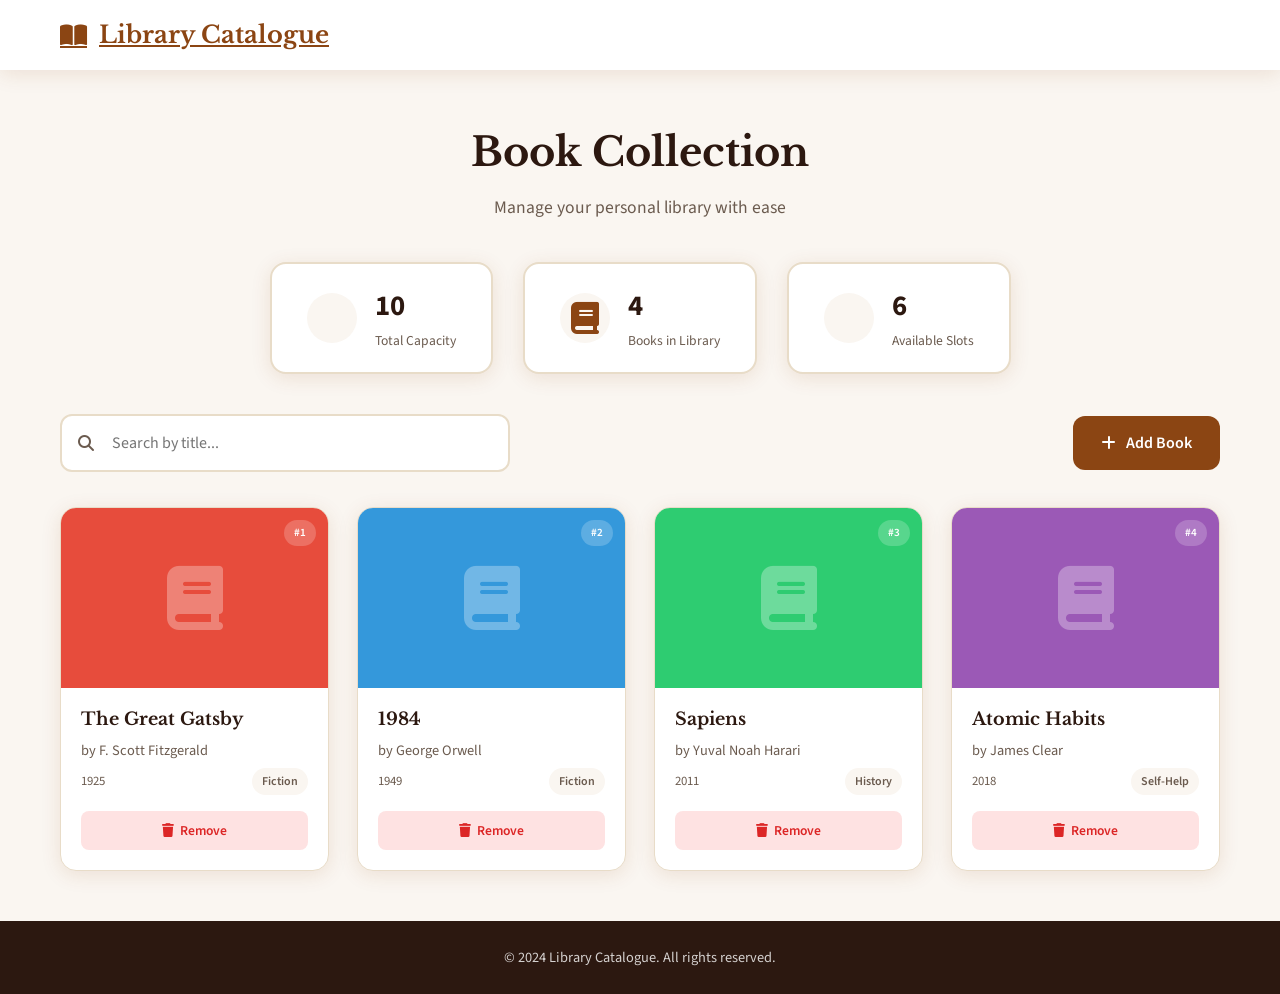
<file: week11-library-catalogue/index.html>
<!DOCTYPE html>
<html lang="en">
<head>
    <meta charset="UTF-8">
    <meta name="viewport" content="width=device-width, initial-scale=1.0">
    <title>Library Book Catalogue</title>
    <link rel="stylesheet" href="style.css">
    <link rel="stylesheet" href="https://cdnjs.cloudflare.com/ajax/libs/font-awesome/6.5.1/css/all.min.css">
    <link href="https://fonts.googleapis.com/css2?family=Libre+Baskerville:wght@400;700&family=Source+Sans+3:wght@400;500;600&display=swap" rel="stylesheet">
</head>
<body>
    <nav class="navbar">
        <div class="container">
            <a href="#" class="logo">
                <i class="fas fa-book-open"></i> Library Catalogue
            </a>
        </div>
    </nav>

    <main class="main-content">
        <div class="container">
            <header class="page-header">
                <h1>Book Collection</h1>
                <p>Manage your personal library with ease</p>
            </header>

            <div class="stats-bar">
                <div class="stat-box">
                    <i class="fas fa-books"></i>
                    <div class="stat-info">
                        <span class="stat-number" id="capacity">10</span>
                        <span class="stat-label">Total Capacity</span>
                    </div>
                </div>
                <div class="stat-box">
                    <i class="fas fa-book"></i>
                    <div class="stat-info">
                        <span class="stat-number" id="currentCount">0</span>
                        <span class="stat-label">Books in Library</span>
                    </div>
                </div>
                <div class="stat-box">
                    <i class="fas fa-slot"></i>
                    <div class="stat-info">
                        <span class="stat-number" id="availableSlots">10</span>
                        <span class="stat-label">Available Slots</span>
                    </div>
                </div>
            </div>

            <div class="controls-section">
                <div class="search-box">
                    <i class="fas fa-search"></i>
                    <input type="text" id="searchInput" placeholder="Search by title...">
                </div>
                <button class="add-book-btn" id="addBookBtn">
                    <i class="fas fa-plus"></i> Add Book
                </button>
            </div>

            <div class="books-grid" id="booksGrid">
                <div class="empty-library" id="emptyState">
                    <i class="fas fa-book-reader"></i>
                    <h3>Your library is empty</h3>
                    <p>Add your first book to get started</p>
                </div>
            </div>

            <div class="message-box" id="messageBox"></div>
        </div>
    </main>

    <div class="modal" id="bookModal">
        <div class="modal-content">
            <div class="modal-header">
                <h2 id="modalTitle">Add New Book</h2>
                <button class="close-modal" id="closeModal">
                    <i class="fas fa-times"></i>
                </button>
            </div>
            <form id="bookForm">
                <div class="form-group">
                    <label for="bookTitle">Book Title</label>
                    <input type="text" id="bookTitle" required placeholder="Enter book title">
                </div>
                <div class="form-group">
                    <label for="bookAuthor">Author</label>
                    <input type="text" id="bookAuthor" required placeholder="Enter author name">
                </div>
                <div class="form-group">
                    <label for="bookYear">Year</label>
                    <input type="number" id="bookYear" required placeholder="Publication year" min="1000" max="2026">
                </div>
                <div class="form-group">
                    <label for="bookGenre">Genre</label>
                    <select id="bookGenre" required>
                        <option value="">Select genre</option>
                        <option value="Fiction">Fiction</option>
                        <option value="Non-Fiction">Non-Fiction</option>
                        <option value="Science">Science</option>
                        <option value="Technology">Technology</option>
                        <option value="History">History</option>
                        <option value="Biography">Biography</option>
                        <option value="Self-Help">Self-Help</option>
                        <option value="Mystery">Mystery</option>
                        <option value="Romance">Romance</option>
                        <option value="Fantasy">Fantasy</option>
                    </select>
                </div>
                <div class="form-group">
                    <label for="bookCover">Cover Color</label>
                    <div class="color-options">
                        <input type="radio" name="coverColor" id="color1" value="#e74c3c" checked>
                        <label for="color1" class="color-option" style="background: #e74c3c;"></label>
                        <input type="radio" name="coverColor" id="color2" value="#3498db">
                        <label for="color2" class="color-option" style="background: #3498db;"></label>
                        <input type="radio" name="coverColor" id="color3" value="#2ecc71">
                        <label for="color3" class="color-option" style="background: #2ecc71;"></label>
                        <input type="radio" name="coverColor" id="color4" value="#9b59b6">
                        <label for="color4" class="color-option" style="background: #9b59b6;"></label>
                        <input type="radio" name="coverColor" id="color5" value="#f39c12">
                        <label for="color5" class="color-option" style="background: #f39c12;"></label>
                        <input type="radio" name="coverColor" id="color6" value="#1abc9c">
                        <label for="color6" class="color-option" style="background: #1abc9c;"></label>
                    </div>
                </div>
                <div class="form-actions">
                    <button type="button" class="cancel-btn" id="cancelBtn">Cancel</button>
                    <button type="submit" class="submit-btn">
                        <i class="fas fa-save"></i> Save Book
                    </button>
                </div>
            </form>
        </div>
    </div>

    <footer class="footer">
        <div class="container">
            <p>&copy; 2024 Library Catalogue. All rights reserved.</p>
        </div>
    </footer>

    <script src="script.js"></script>
</body>
</html>
</file>
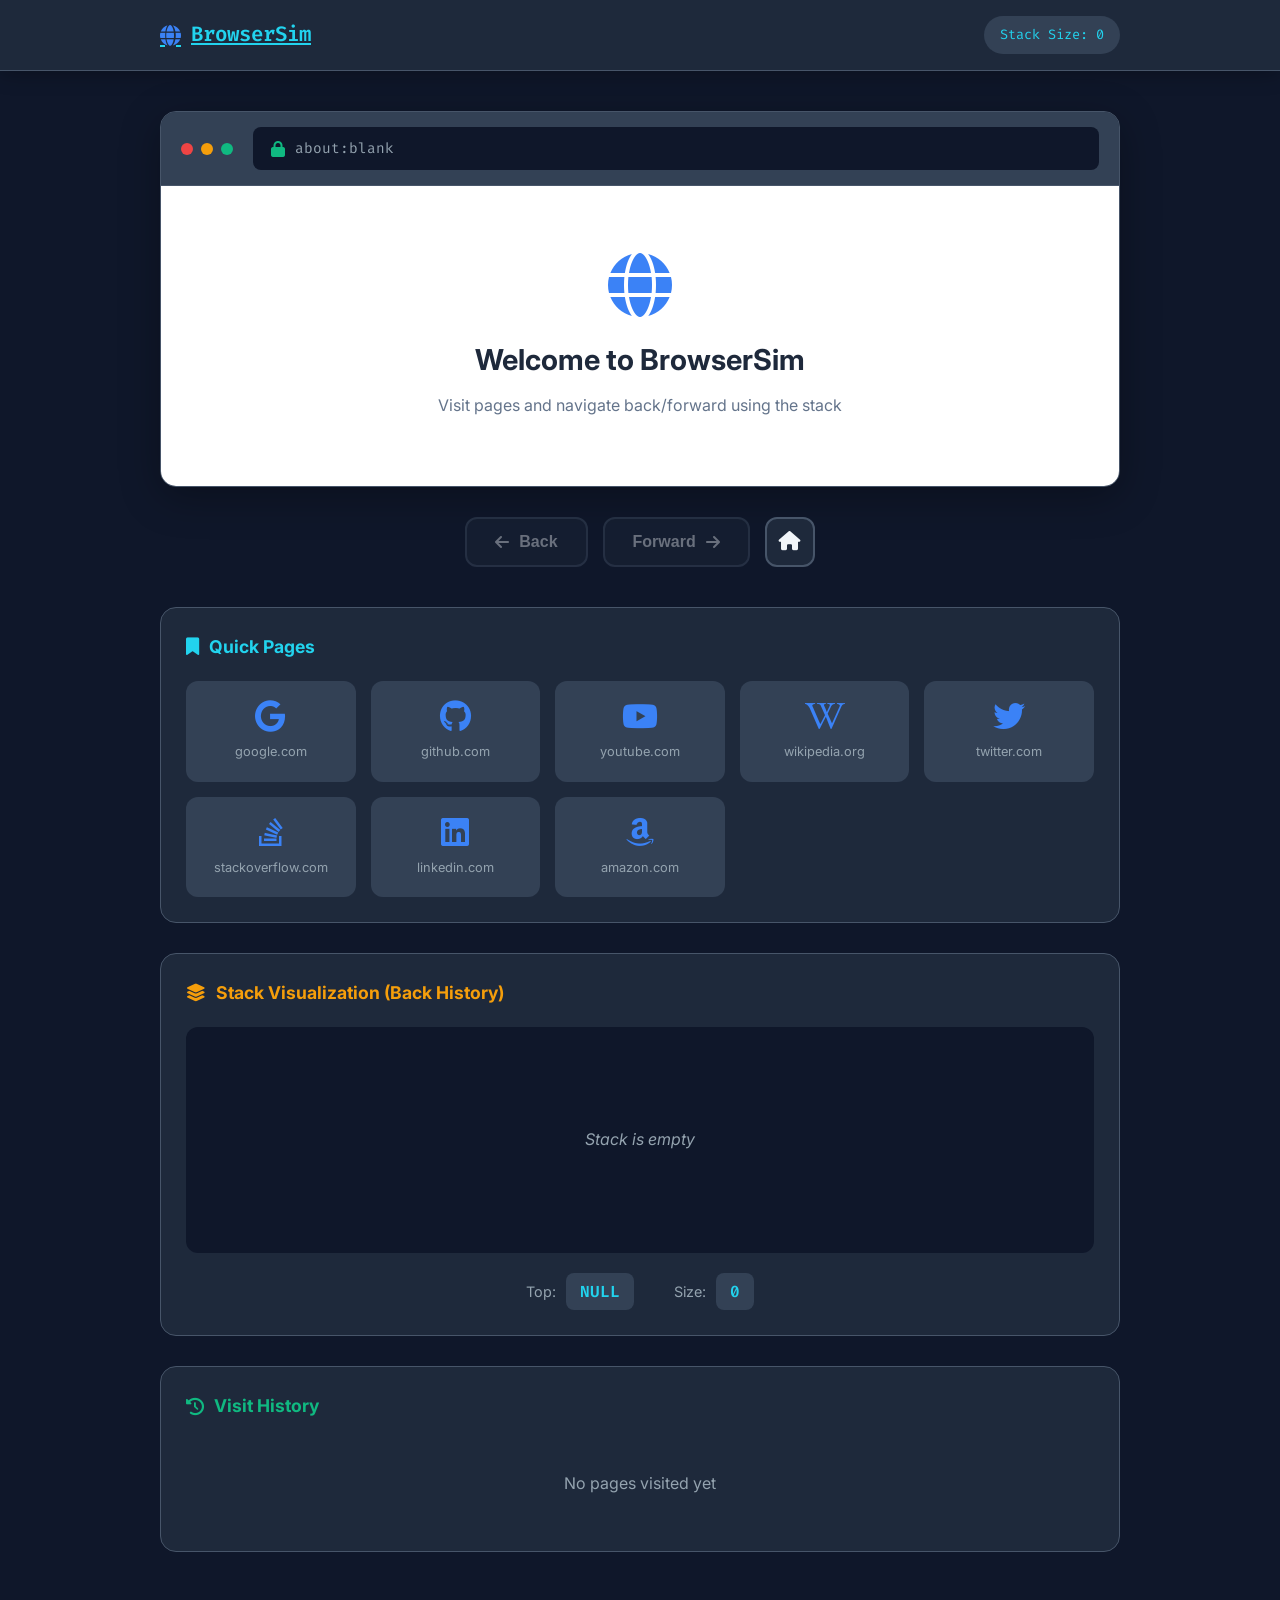
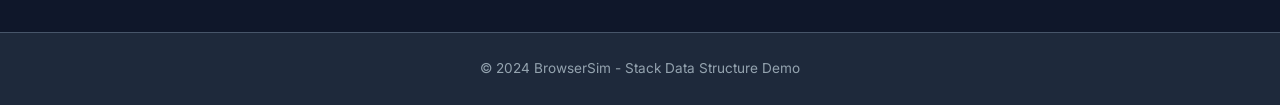
<file: week13-browser-history/index.html>
<!DOCTYPE html>
<html lang="en">
<head>
    <meta charset="UTF-8">
    <meta name="viewport" content="width=device-width, initial-scale=1.0">
    <title>Browser History Simulator</title>
    <link rel="stylesheet" href="style.css">
    <link rel="stylesheet" href="https://cdnjs.cloudflare.com/ajax/libs/font-awesome/6.5.1/css/all.min.css">
    <link href="https://fonts.googleapis.com/css2?family=Fira+Code:wght@400;500;600&family=Inter:wght@300;400;500;600&display=swap" rel="stylesheet">
</head>
<body>
    <nav class="navbar">
        <div class="container">
            <a href="#" class="logo">
                <i class="fas fa-globe"></i> BrowserSim
            </a>
            <div class="stack-info">
                <span class="info-badge">Stack Size: <span id="stackSize">0</span></span>
            </div>
        </div>
    </nav>

    <main class="main-content">
        <div class="container">
            <div class="browser-window">
                <div class="browser-header">
                    <div class="window-controls">
                        <span class="dot red"></span>
                        <span class="dot yellow"></span>
                        <span class="dot green"></span>
                    </div>
                    <div class="url-bar">
                        <i class="fas fa-lock"></i>
                        <span id="currentUrl">about:blank</span>
                    </div>
                </div>
                <div class="browser-content" id="browserContent">
                    <div class="welcome-page">
                        <i class="fas fa-globe globe-icon"></i>
                        <h2>Welcome to BrowserSim</h2>
                        <p>Visit pages and navigate back/forward using the stack</p>
                    </div>
                </div>
            </div>

            <div class="navigation-controls">
                <button class="nav-btn back-btn" onclick="goBack()" id="backBtn" disabled>
                    <i class="fas fa-arrow-left"></i>
                    <span>Back</span>
                </button>
                <button class="nav-btn forward-btn" onclick="goForward()" id="forwardBtn" disabled>
                    <span>Forward</span>
                    <i class="fas fa-arrow-right"></i>
                </button>
                <button class="home-btn" onclick="goHome()">
                    <i class="fas fa-home"></i>
                </button>
            </div>

            <div class="page-grid">
                <h3><i class="fas fa-bookmark"></i> Quick Pages</h3>
                <div class="pages-list" id="pagesList"></div>
            </div>

            <div class="stack-visualization">
                <h3><i class="fas fa-layer-group"></i> Stack Visualization (Back History)</h3>
                <div class="stack-container" id="stackContainer">
                    <div class="empty-stack">Stack is empty</div>
                </div>
                <div class="stack-operations">
                    <div class="operation">
                        <span class="op-label">Top:</span>
                        <span class="op-value" id="stackTop">NULL</span>
                    </div>
                    <div class="operation">
                        <span class="op-label">Size:</span>
                        <span class="op-value" id="stackSizeDisplay">0</span>
                    </div>
                </div>
            </div>

            <div class="history-section">
                <h3><i class="fas fa-history"></i> Visit History</h3>
                <div class="history-list" id="historyList">
                    <p class="empty-history">No pages visited yet</p>
                </div>
            </div>
        </div>
    </main>

    <div class="message-toast" id="messageToast"></div>

    <footer class="footer">
        <div class="container">
            <p>&copy; 2024 BrowserSim - Stack Data Structure Demo</p>
        </div>
    </footer>

    <script src="script.js"></script>
</body>
</html>
</file>
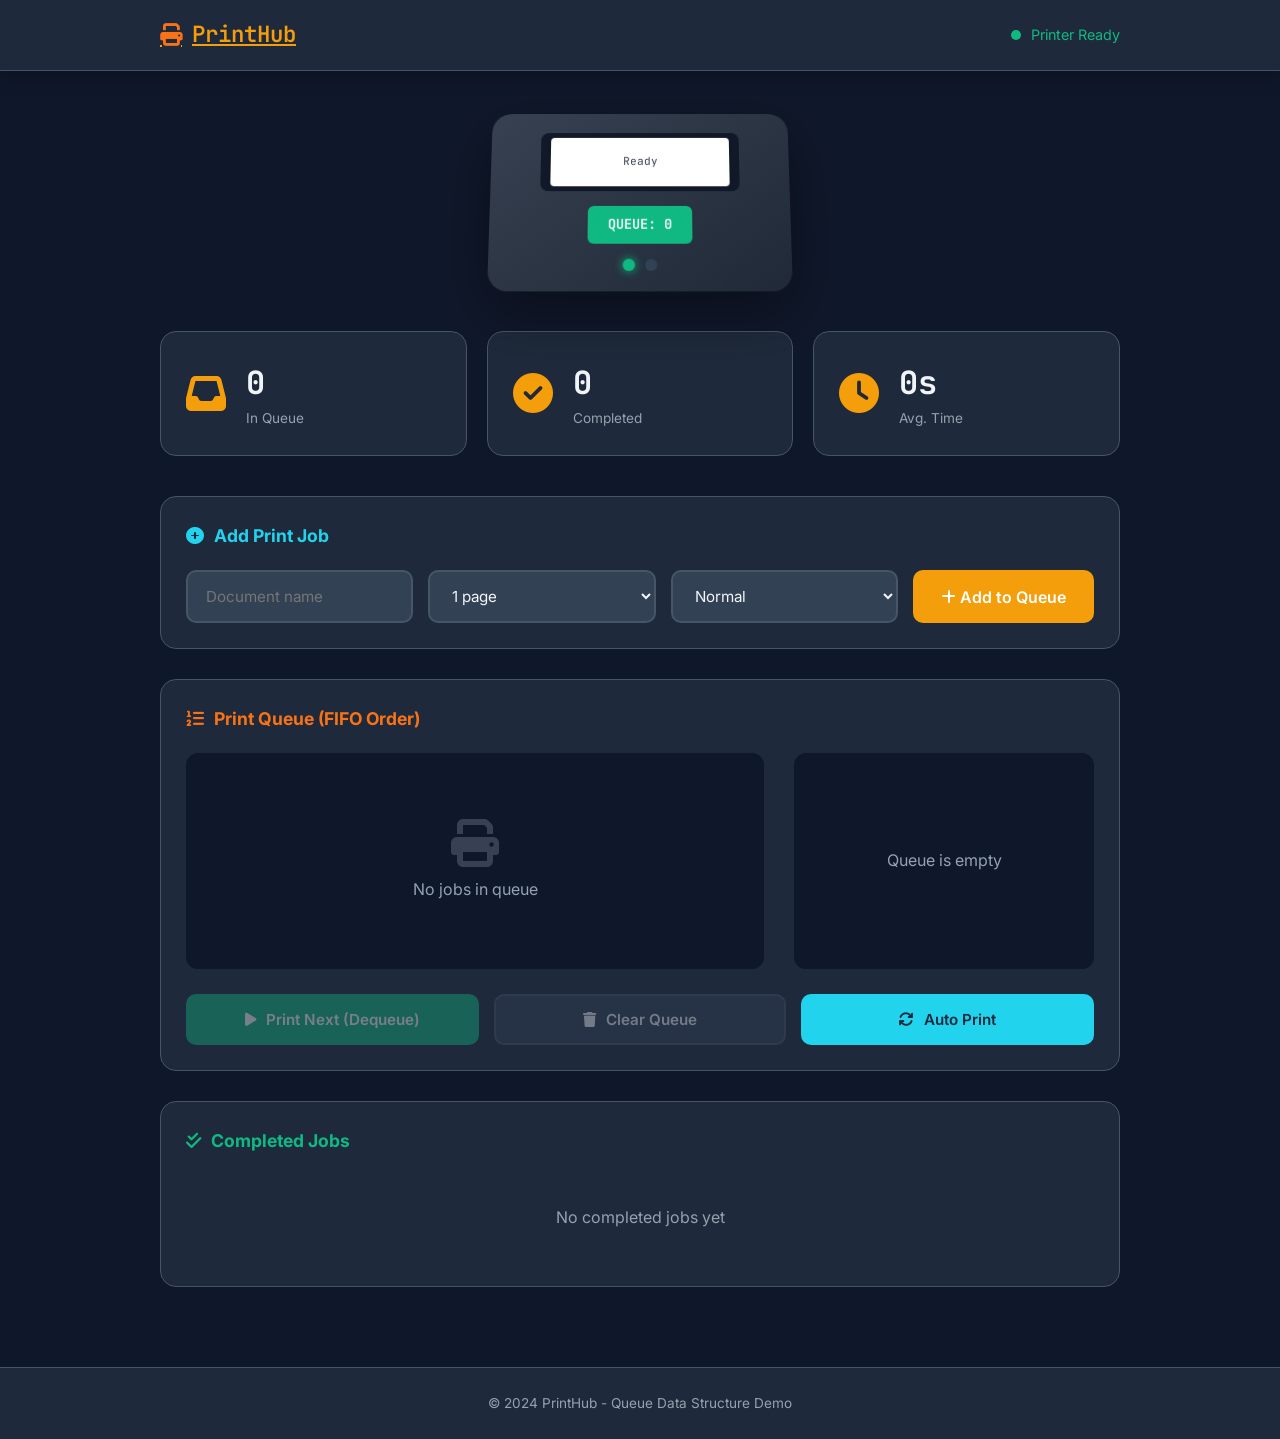
<file: week14-printer-queue/index.html>
<!DOCTYPE html>
<html lang="en">
<head>
    <meta charset="UTF-8">
    <meta name="viewport" content="width=device-width, initial-scale=1.0">
    <title>PrintHub - Printer Queue Manager</title>
    <link rel="stylesheet" href="style.css">
    <link rel="stylesheet" href="https://cdnjs.cloudflare.com/ajax/libs/font-awesome/6.5.1/css/all.min.css">
    <link href="https://fonts.googleapis.com/css2?family=JetBrains+Mono:wght@400;500;600&family=Inter:wght@300;400;500;600;700&display=swap" rel="stylesheet">
</head>
<body>
    <nav class="navbar">
        <div class="container">
            <a href="#" class="logo">
                <i class="fas fa-print"></i> PrintHub
            </a>
            <div class="printer-status">
                <div class="status-indicator"></div>
                <span>Printer Ready</span>
            </div>
        </div>
    </nav>

    <main class="main-content">
        <div class="container">
            <div class="printer-display">
                <div class="printer-mockup">
                    <div class="printer-body">
                        <div class="printer-tray">
                            <div class="paper" id="currentPaper">
                                <span>Ready</span>
                            </div>
                        </div>
                        <div class="printer-screen">
                            <span id="printerScreenText">QUEUE: 0</span>
                        </div>
                        <div class="printer-lights">
                            <span class="light green"></span>
                            <span class="light"></span>
                        </div>
                    </div>
                </div>
            </div>

            <div class="stats-row">
                <div class="stat-card">
                    <i class="fas fa-inbox"></i>
                    <div class="stat-info">
                        <span class="stat-number" id="queueCount">0</span>
                        <span class="stat-label">In Queue</span>
                    </div>
                </div>
                <div class="stat-card">
                    <i class="fas fa-check-circle"></i>
                    <div class="stat-info">
                        <span class="stat-number" id="completedCount">0</span>
                        <span class="stat-label">Completed</span>
                    </div>
                </div>
                <div class="stat-card">
                    <i class="fas fa-clock"></i>
                    <div class="stat-info">
                        <span class="stat-number" id="avgTime">0s</span>
                        <span class="stat-label">Avg. Time</span>
                    </div>
                </div>
            </div>

            <div class="add-job-section">
                <h3><i class="fas fa-plus-circle"></i> Add Print Job</h3>
                <form id="jobForm" class="job-form">
                    <div class="form-row">
                        <input type="text" id="jobName" placeholder="Document name" required>
                        <select id="jobPages">
                            <option value="1">1 page</option>
                            <option value="3">3 pages</option>
                            <option value="5">5 pages</option>
                            <option value="10">10 pages</option>
                            <option value="20">20 pages</option>
                        </select>
                        <select id="jobPriority">
                            <option value="normal">Normal</option>
                            <option value="high">High Priority</option>
                        </select>
                        <button type="submit" class="submit-btn">
                            <i class="fas fa-plus"></i> Add to Queue
                        </button>
                    </div>
                </form>
            </div>

            <div class="queue-section">
                <h3><i class="fas fa-list-ol"></i> Print Queue (FIFO Order)</h3>
                <div class="queue-container">
                    <div class="queue-visual" id="queueVisual">
                        <div class="empty-queue">
                            <i class="fas fa-print"></i>
                            <p>No jobs in queue</p>
                        </div>
                    </div>
                    
                    <div class="queue-list" id="queueList">
                        <p class="empty-list">Queue is empty</p>
                    </div>
                </div>

                <div class="queue-controls">
                    <button class="control-btn print-btn" onclick="processNextJob()" id="printBtn" disabled>
                        <i class="fas fa-play"></i> Print Next (Dequeue)
                    </button>
                    <button class="control-btn clear-btn" onclick="clearQueue()" id="clearBtn" disabled>
                        <i class="fas fa-trash"></i> Clear Queue
                    </button>
                    <button class="control-btn auto-btn" onclick="toggleAutoPrint()" id="autoBtn">
                        <i class="fas fa-sync"></i> Auto Print
                    </button>
                </div>
            </div>

            <div class="completed-section">
                <h3><i class="fas fa-check-double"></i> Completed Jobs</h3>
                <div class="completed-list" id="completedList">
                    <p class="empty-completed">No completed jobs yet</p>
                </div>
            </div>
        </div>
    </main>

    <div class="message-toast" id="messageToast"></div>

    <footer class="footer">
        <div class="container">
            <p>&copy; 2024 PrintHub - Queue Data Structure Demo</p>
        </div>
    </footer>

    <script src="script.js"></script>
</body>
</html>
</file>
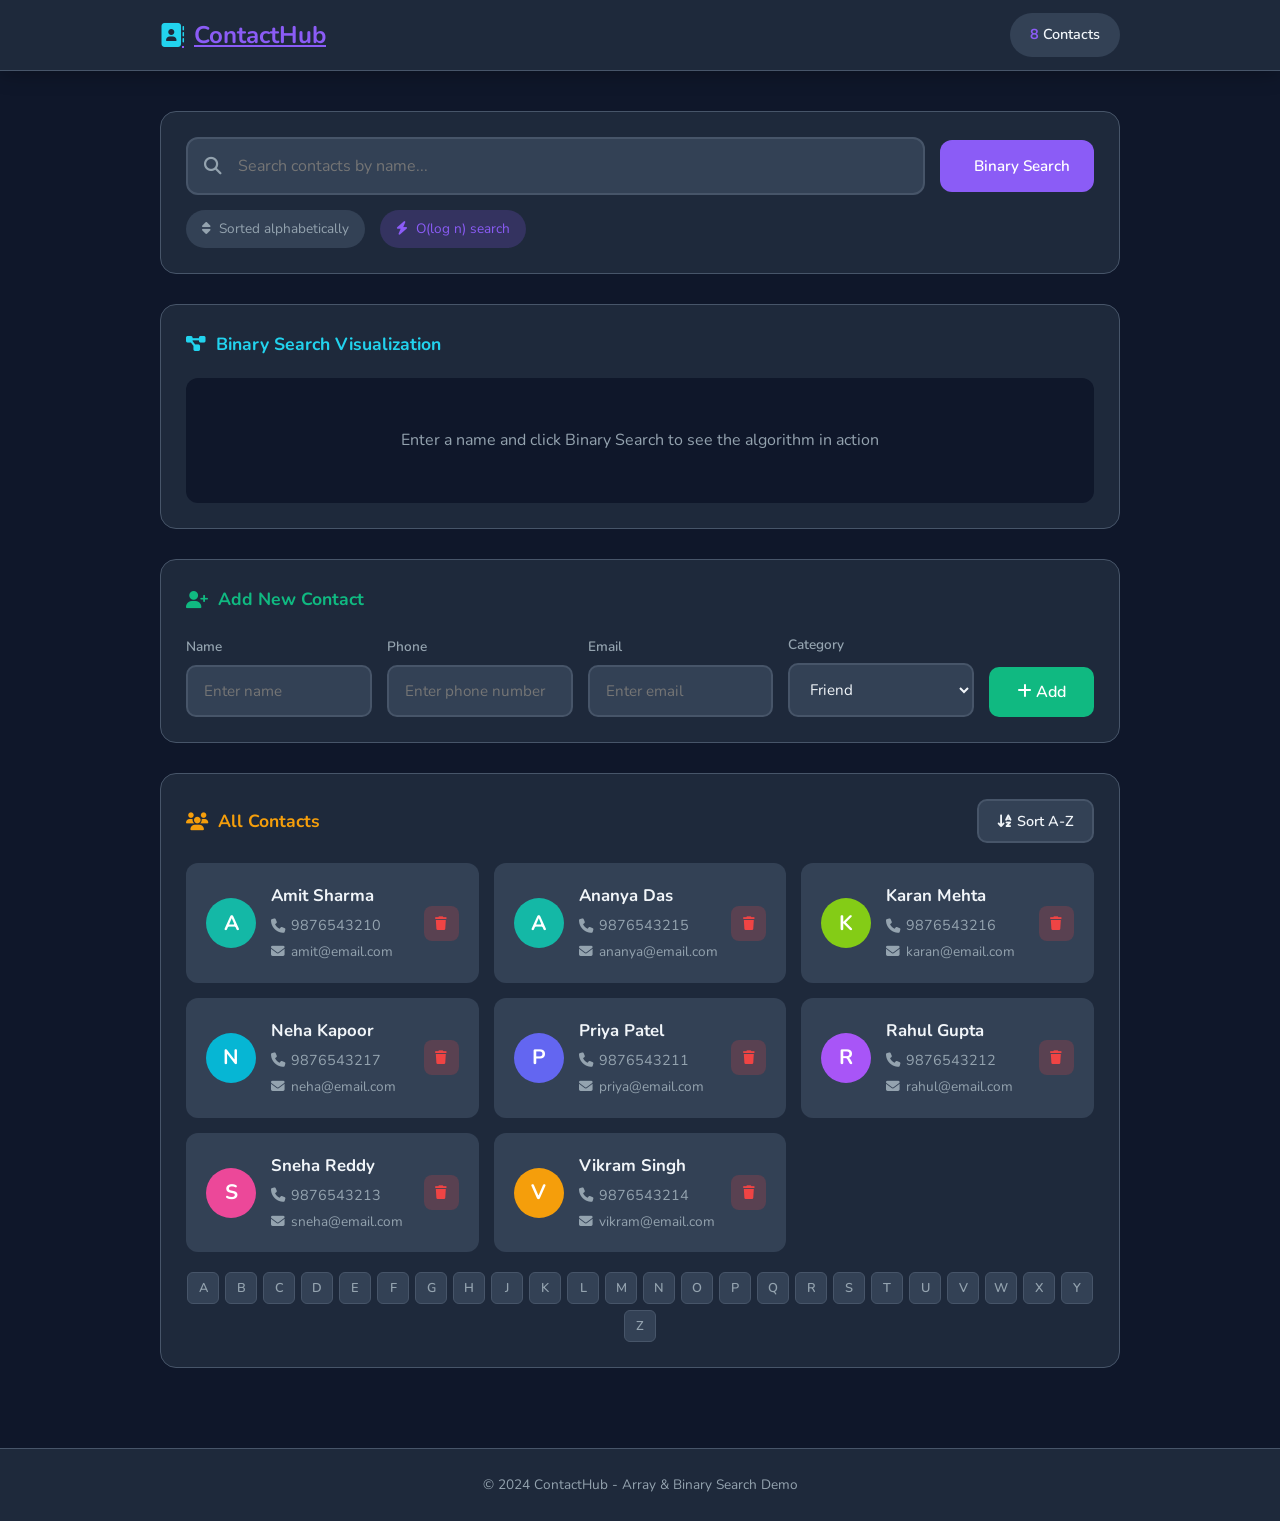
<file: week15-contact-book/index.html>
<!DOCTYPE html>
<html lang="en">
<head>
    <meta charset="UTF-8">
    <meta name="viewport" content="width=device-width, initial-scale=1.0">
    <title>ContactHub - Smart Contact Book</title>
    <link rel="stylesheet" href="style.css">
    <link rel="stylesheet" href="https://cdnjs.cloudflare.com/ajax/libs/font-awesome/6.5.1/css/all.min.css">
    <link href="https://fonts.googleapis.com/css2?family=Nunito:wght@400;500;600;700&family=JetBrains+Mono:wght@400;500&display=swap" rel="stylesheet">
</head>
<body>
    <nav class="navbar">
        <div class="container">
            <a href="#" class="logo">
                <i class="fas fa-address-book"></i> ContactHub
            </a>
            <div class="contact-count">
                <span id="contactCount">0</span> Contacts
            </div>
        </div>
    </nav>

    <main class="main-content">
        <div class="container">
            <div class="search-section">
                <div class="search-box">
                    <i class="fas fa-search"></i>
                    <input type="text" id="searchInput" placeholder="Search contacts by name...">
                    <button class="search-btn" onclick="performBinarySearch()">
                        <i class="fas fa-binary"></i> Binary Search
                    </button>
                </div>
                <div class="search-info" id="searchInfo">
                    <span class="info-badge">
                        <i class="fas fa-sort"></i> Sorted alphabetically
                    </span>
                    <span class="info-badge highlight">
                        <i class="fas fa-bolt"></i> O(log n) search
                    </span>
                </div>
            </div>

            <div class="binary-search-demo" id="binarySearchDemo">
                <h3><i class="fas fa-project-diagram"></i> Binary Search Visualization</h3>
                <div class="search-steps" id="searchSteps">
                    <p class="placeholder">Enter a name and click Binary Search to see the algorithm in action</p>
                </div>
            </div>

            <div class="add-contact-section">
                <h3><i class="fas fa-user-plus"></i> Add New Contact</h3>
                <form id="contactForm" class="contact-form">
                    <div class="form-row">
                        <div class="form-group">
                            <label>Name</label>
                            <input type="text" id="contactName" placeholder="Enter name" required>
                        </div>
                        <div class="form-group">
                            <label>Phone</label>
                            <input type="tel" id="contactPhone" placeholder="Enter phone number" required>
                        </div>
                        <div class="form-group">
                            <label>Email</label>
                            <input type="email" id="contactEmail" placeholder="Enter email">
                        </div>
                        <div class="form-group">
                            <label>Category</label>
                            <select id="contactCategory">
                                <option value="Friend">Friend</option>
                                <option value="Family">Family</option>
                                <option value="Work">Work</option>
                                <option value="Other">Other</option>
                            </select>
                        </div>
                        <button type="submit" class="add-btn">
                            <i class="fas fa-plus"></i> Add
                        </button>
                    </div>
                </form>
            </div>

            <div class="contacts-section">
                <div class="section-header">
                    <h3><i class="fas fa-users"></i> All Contacts</h3>
                    <button class="sort-btn" onclick="sortContacts()">
                        <i class="fas fa-sort-alpha-down"></i> Sort A-Z
                    </button>
                </div>
                
                <div class="contacts-grid" id="contactsGrid">
                    <div class="empty-contacts">
                        <i class="fas fa-user-friends"></i>
                        <h4>No contacts yet</h4>
                        <p>Add your first contact above</p>
                    </div>
                </div>

                <div class="alphabet-nav" id="alphabetNav">
                    <button onclick="scrollToLetter('A')">A</button>
                    <button onclick="scrollToLetter('B')">B</button>
                    <button onclick="scrollToLetter('C')">C</button>
                    <button onclick="scrollToLetter('D')">D</button>
                    <button onclick="scrollToLetter('E')">E</button>
                    <button onclick="scrollToLetter('F')">F</button>
                    <button onclick="scrollToLetter('G')">G</button>
                    <button onclick="scrollToLetter('H')">H</button>
                    <button onclick="scrollToLetter('I')">J</button>
                    <button onclick="scrollToLetter('K')">K</button>
                    <button onclick="scrollToLetter('L')">L</button>
                    <button onclick="scrollToLetter('M')">M</button>
                    <button onclick="scrollToLetter('N')">N</button>
                    <button onclick="scrollToLetter('O')">O</button>
                    <button onclick="scrollToLetter('P')">P</button>
                    <button onclick="scrollToLetter('Q')">Q</button>
                    <button onclick="scrollToLetter('R')">R</button>
                    <button onclick="scrollToLetter('S')">S</button>
                    <button onclick="scrollToLetter('T')">T</button>
                    <button onclick="scrollToLetter('U')">U</button>
                    <button onclick="scrollToLetter('V')">V</button>
                    <button onclick="scrollToLetter('W')">W</button>
                    <button onclick="scrollToLetter('X')">X</button>
                    <button onclick="scrollToLetter('Y')">Y</button>
                    <button onclick="scrollToLetter('Z')">Z</button>
                </div>
            </div>
        </div>
    </main>

    <div class="message-toast" id="messageToast"></div>

    <footer class="footer">
        <div class="container">
            <p>&copy; 2024 ContactHub - Array & Binary Search Demo</p>
        </div>
    </footer>

    <script src="script.js"></script>
</body>
</html>
</file>
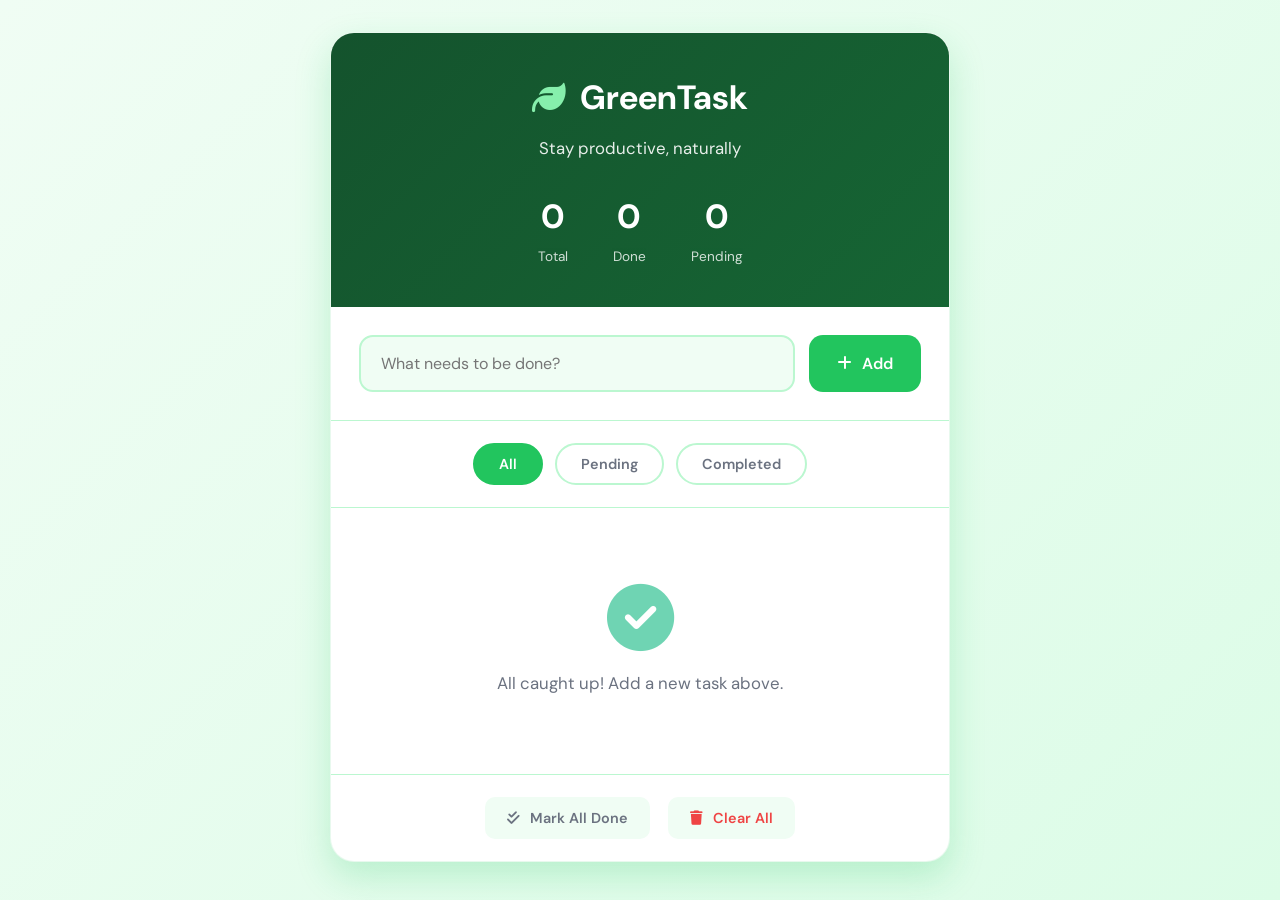
<file: week7-todo-app/index.html>
<!DOCTYPE html>
<html lang="en">
<head>
    <meta charset="UTF-8">
    <meta name="viewport" content="width=device-width, initial-scale=1.0">
    <title>GreenTask | Nature Productivity</title>
    <link rel="stylesheet" href="style.css">
    <link rel="stylesheet" href="https://cdnjs.cloudflare.com/ajax/libs/font-awesome/6.5.1/css/all.min.css">
    <link href="https://fonts.googleapis.com/css2?family=DM+Sans:wght@400;500;600;700&display=swap" rel="stylesheet">
</head>
<body>
    <div class="app-container">
        <header class="app-header">
            <div class="header-content">
                <h1><i class="fas fa-leaf"></i> GreenTask</h1>
                <p>Stay productive, naturally</p>
            </div>
            <div class="stats">
                <div class="stat-item">
                    <span class="stat-number" id="totalTasks">0</span>
                    <span class="stat-label">Total</span>
                </div>
                <div class="stat-item">
                    <span class="stat-number" id="completedTasks">0</span>
                    <span class="stat-label">Done</span>
                </div>
                <div class="stat-item">
                    <span class="stat-number" id="pendingTasks">0</span>
                    <span class="stat-label">Pending</span>
                </div>
            </div>
        </header>

        <div class="input-section">
            <form id="taskForm" class="task-input-form">
                <input type="text" id="taskInput" placeholder="What needs to be done?" autocomplete="off">
                <button type="submit" class="add-btn">
                    <i class="fas fa-plus"></i> Add
                </button>
            </form>
        </div>

        <div class="filter-section">
            <button class="filter-btn active" data-filter="all">All</button>
            <button class="filter-btn" data-filter="pending">Pending</button>
            <button class="filter-btn" data-filter="completed">Completed</button>
        </div>

        <div class="tasks-container">
            <ul class="task-list" id="taskList">
            </ul>
            <div class="empty-state" id="emptyState">
                <i class="fas fa-check-circle"></i>
                <p>All caught up! Add a new task above.</p>
            </div>
        </div>

        <div class="actions-section">
            <button class="clear-btn" id="clearCompleted">
                <i class="fas fa-check-double"></i> Mark All Done
            </button>
            <button class="clear-btn danger" id="clearAll">
                <i class="fas fa-trash"></i> Clear All
            </button>
        </div>
    </div>

    <script src="script.js"></script>
</body>
</html>
</file>
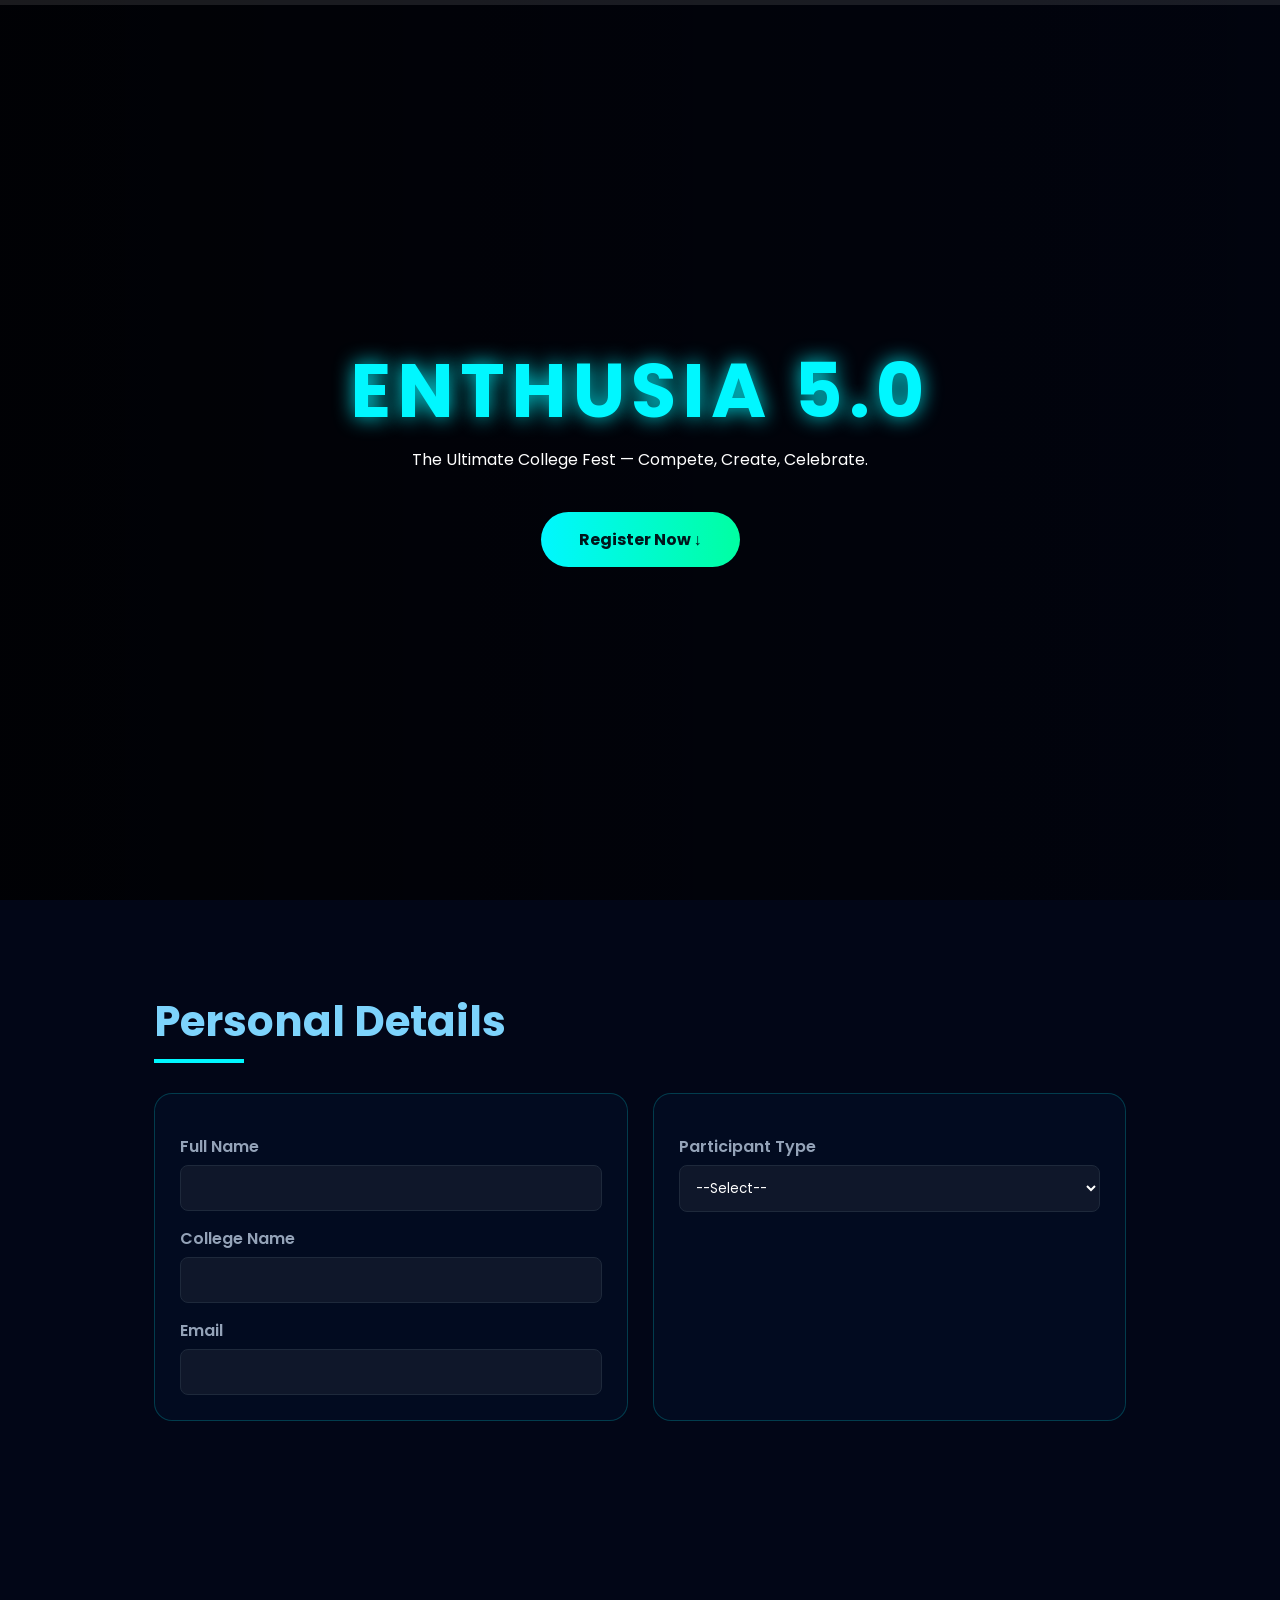
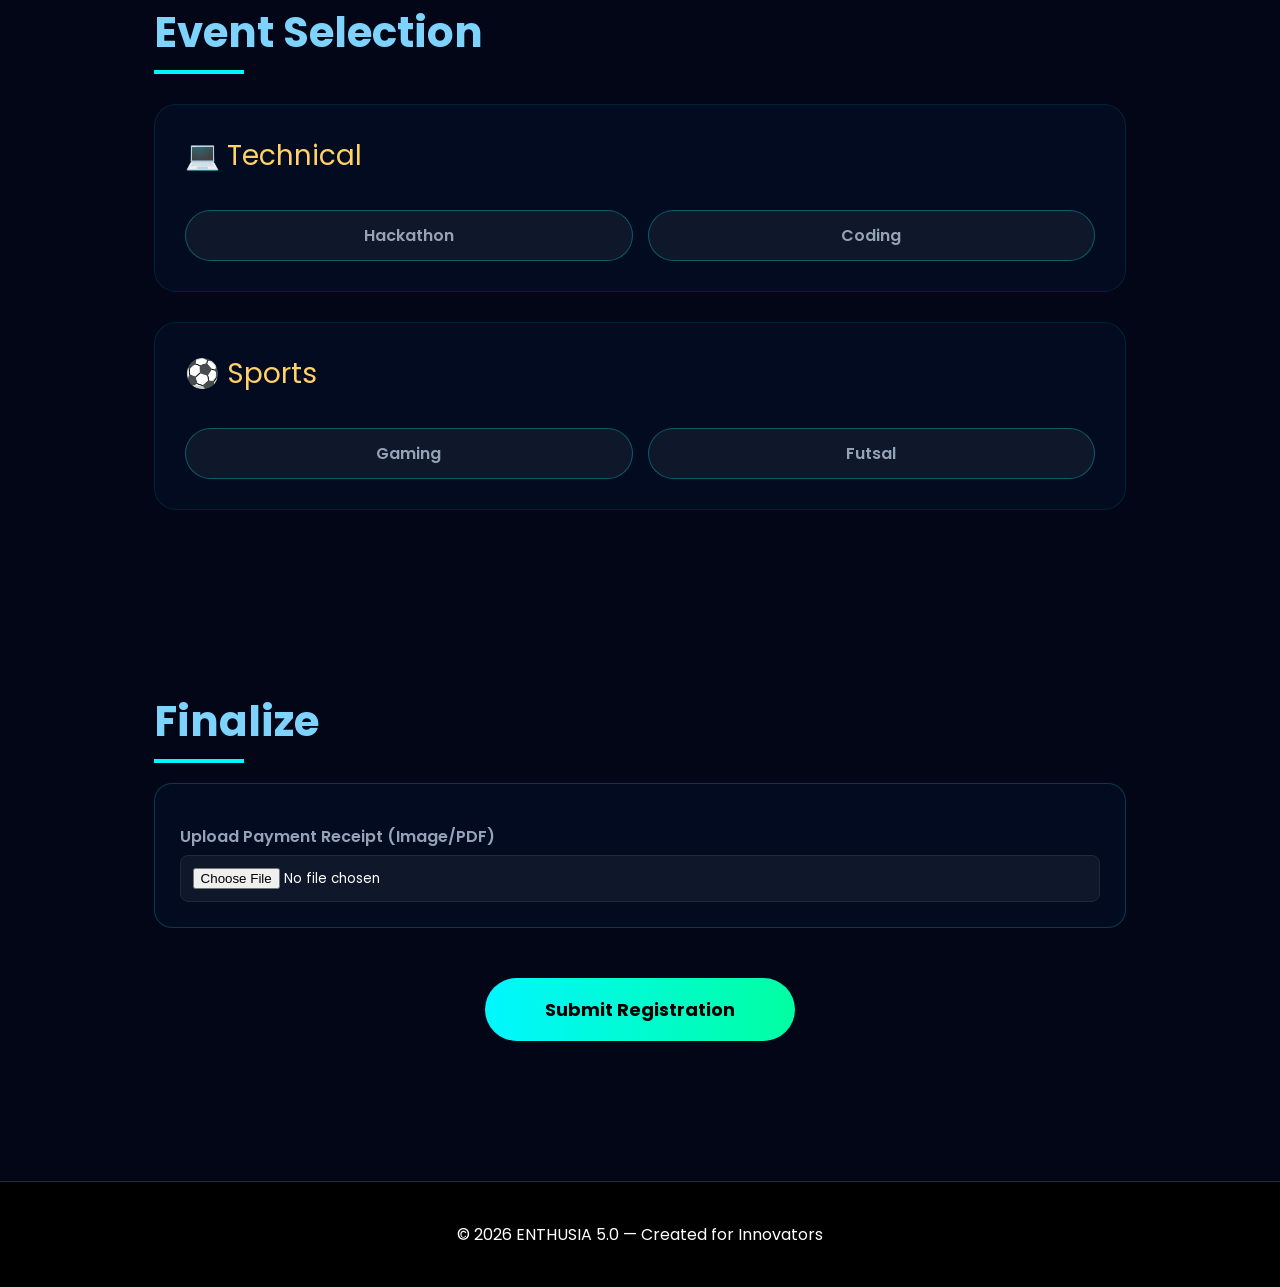
<file: Enthusia event final form.html>
<!DOCTYPE html>
<html lang="en">
<head>
    <meta charset="UTF-8">
    <meta name="viewport" content="width=device-width, initial-scale=1.0">
    <title>ENTHUSIA 5.0 | College Fest</title>

    <link href="https://fonts.googleapis.com/css2?family=Poppins:wght@300;500;700&display=swap" rel="stylesheet">
    <link href="https://unpkg.com/aos@2.3.1/dist/aos.css" rel="stylesheet">

    <style>
        * { margin:0; padding:0; box-sizing:border-box; font-family:"Poppins",sans-serif; scroll-behavior: smooth; }
        body { background:#020617; color:white; overflow-x: hidden; }

        /* --- Progress Bar --- */
        #progress-container {
            position: fixed; top: 0; left: 0; width: 100%; height: 5px;
            background: rgba(255,255,255,0.1); z-index: 1000;
        }
        #progress-bar {
            height: 100%; width: 0%;
            background: linear-gradient(90deg, #00f7ff, #00ffa2);
            box-shadow: 0 0 10px #00f7ff;
        }

        /* --- Hero --- */
        header {
            min-height:100vh;
            background: linear-gradient(to right, rgba(0,0,0,.8), rgba(0,0,0,.4)),
                        url("https://images.unsplash.com/photo-1550751827-4bd374c3f58b?auto=format&fit=crop&w=1600&q=80");
            background-size:cover; background-position:center;
            display:flex; flex-direction:column; justify-content:center; align-items:center; text-align:center;
        }
        header h1 {
            font-size: clamp(3rem, 10vw, 75px); letter-spacing:6px; color:#00f7ff;
            text-shadow:0 0 20px rgba(0,247,255,.9);
        }
        header a {
            margin-top:40px; padding:15px 38px;
            background:linear-gradient(90deg,#00f7ff,#00ffa2);
            color:#00161b; border-radius:40px; font-weight:bold; text-decoration:none;
            transition: transform 0.3s ease;
        }
        header a:hover { transform: scale(1.1); }

        /* --- Sections --- */
        section { padding:90px 12%; }
        section h2 { font-size:42px; margin-bottom:30px; color:#7dd3fc; position:relative; }
        section h2::after { content:""; width:90px; height:4px; background:#00f7ff; position:absolute; left:0; bottom:-10px; }

        .form-grid { display:grid; grid-template-columns:repeat(auto-fit,minmax(300px,1fr)); gap:25px; margin-top:40px; }
        .form-card { 
            background:#020b20; padding:25px; border-radius:18px; 
            border:1px solid rgba(0,255,255,.2); transition: 0.3s;
        }
        .form-card:hover { border-color: #00f7ff; box-shadow: 0 0 20px rgba(0,247,255,0.1); }

        label { display:block; font-weight:600; margin-top:15px; color: #94a3b8; }
        input, select { 
            width:100%; padding:12px; margin-top:6px; border-radius:8px; 
            background:#0f172a; color:white; border:1px solid #1e293b; outline: none;
        }
        input:focus { border-color: #00f7ff; }
        .hidden { display:none; }

        /* --- Event Selection --- */
        .event-stack { margin-top:40px; display:flex; flex-direction:column; gap:30px; }
        .event-row { background:#020b20; padding:30px; border-radius:22px; border:1px solid rgba(0,255,255,.1); }
        .event-header { font-size:28px; color:#ffd166; margin-bottom:18px; }
        .event-options { display:grid; grid-template-columns:repeat(auto-fit,minmax(160px,1fr)); gap:15px; }
        
        .event-pill { 
            background:#0f172a; padding:12px 20px; border-radius:40px; 
            border:1px solid rgba(0,255,255,.3); cursor:pointer; text-align:center;
            transition: 0.3s;
        }
        .event-pill:has(input:checked) { background: #00f7ff; color: #00161b; }
        .event-pill input { display: none; }

        /* --- Submit Button --- */
        .submit-btn {
            margin:50px auto; display:block; padding:18px 60px; border:none;
            border-radius:50px; font-size:18px; font-weight:bold;
            background:linear-gradient(90deg,#00f7ff,#00ffa2);
            cursor: pointer; transition: 0.4s;
        }
        .submit-btn:disabled { opacity: 0.5; cursor: not-allowed; }

        footer { background:#000; padding:40px; text-align:center; border-top: 1px solid #1e293b; }

        @media(max-width:768px){ section{padding:70px 5%;} }
    </style>
</head>
<body>

<div id="progress-container"><div id="progress-bar"></div></div>

<header>
    <h1 data-aos="zoom-out">ENTHUSIA 5.0</h1>
    <p data-aos="fade-up" data-aos-delay="200">The Ultimate College Fest — Compete, Create, Celebrate.</p>
    <a href="#register" data-aos="fade-up" data-aos-delay="400">Register Now ↓</a>
</header>

<form id="registrationForm">
    <section id="register">
        <h2 data-aos="fade-right">Personal Details</h2>
        <div class="form-grid">
            <div class="form-card" data-aos="fade-up">
                <label>Full Name</label>
                <input type="text" name="fullname" required>
                <label>College Name</label>
                <input type="text" name="college" required>
                <label>Email</label>
                <input type="email" name="email" required>
            </div>

            <div class="form-card" data-aos="fade-up" data-aos-delay="200">
                <label>Participant Type</label>
                <select id="category" name="type">
                    <option value="">--Select--</option>
                    <option value="internal">Internal</option>
                    <option value="external">External</option>
                </select>

                <div id="internal-fields" class="hidden">
                    <label>Department</label>
                    <input type="text" name="dept">
                </div>

                <div id="external-fields" class="hidden">
                    <label>City</label>
                    <input type="text" name="city">
                </div>
            </div>
        </div>
    </section>

    <section>
        <h2 data-aos="fade-right">Event Selection</h2>
        <div class="event-stack">
            <div class="event-row" data-aos="fade-left">
                <div class="event-header">💻 Technical</div>
                <div class="event-options">
                    <label class="event-pill"><input type="checkbox" name="event" value="Hackathon"> Hackathon</label>
                    <label class="event-pill"><input type="checkbox" name="event" value="Coding"> Coding</label>
                </div>
            </div>

            <div class="event-row" data-aos="fade-right">
                <div class="event-header">⚽ Sports</div>
                <div class="event-options">
                    <label class="event-pill"><input type="checkbox" name="event" value="Gaming"> Gaming</label>
                    <label class="event-pill"><input type="checkbox" name="event" value="Futsal"> Futsal</label>
                </div>
            </div>
        </div>
    </section>

    <section data-aos="zoom-in">
        <h2>Finalize</h2>
        <div class="form-card">
            <label>Upload Payment Receipt (Image/PDF)</label>
            <input type="file" name="receipt" accept="image/*,.pdf">
        </div>
        <button type="submit" class="submit-btn" id="submitBtn">Submit Registration</button>
    </section>
</form>

<footer>
    <p>© 2026 ENTHUSIA 5.0 — Created for Innovators</p>
</footer>

<script src="https://unpkg.com/aos@2.3.1/dist/aos.js"></script>
<script>
    // Initialize Animations
    AOS.init({ duration: 1000, once: true });

    // Scroll Progress Bar
    window.onscroll = () => {
        const winScroll = document.body.scrollTop || document.documentElement.scrollTop;
        const height = document.documentElement.scrollHeight - document.documentElement.clientHeight;
        const scrolled = (winScroll / height) * 100;
        document.getElementById("progress-bar").style.width = scrolled + "%";
    };

    // Toggle Fields
    const category = document.getElementById("category");
    category.addEventListener("change", () => {
        document.getElementById("internal-fields").classList.toggle("hidden", category.value !== "internal");
        document.getElementById("external-fields").classList.toggle("hidden", category.value !== "external");
    });

    // BACKEND INTEGRATION
    const form = document.getElementById('registrationForm');
    const btn = document.getElementById('submitBtn');

    form.addEventListener('submit', async (e) => {
        e.preventDefault();
        btn.disabled = true;
        btn.innerText = "Processing...";

        // Collect Data
        const formData = new FormData(form);
        const data = Object.fromEntries(formData.entries());
        // Get all selected checkboxes
        data.events = formData.getAll('event');

        try {
            // Replace with your actual API endpoint
            const response = await fetch('https://jsonplaceholder.typicode.com/posts', {
                method: 'POST',
                body: JSON.stringify(data),
                headers: { 'Content-type': 'application/json; charset=UTF-8' }
            });

            if (response.ok) {
                alert("🚀 Registration Successful! See you at Enthusia 5.0.");
                form.reset();
            } else {
                throw new Error("Server error");
            }
        } catch (error) {
            alert("❌ Something went wrong. Please try again later.");
        } finally {
            btn.disabled = false;
            btn.innerText = "Submit Registration";
        }
    });
</script>
</body>
</html>
</file>
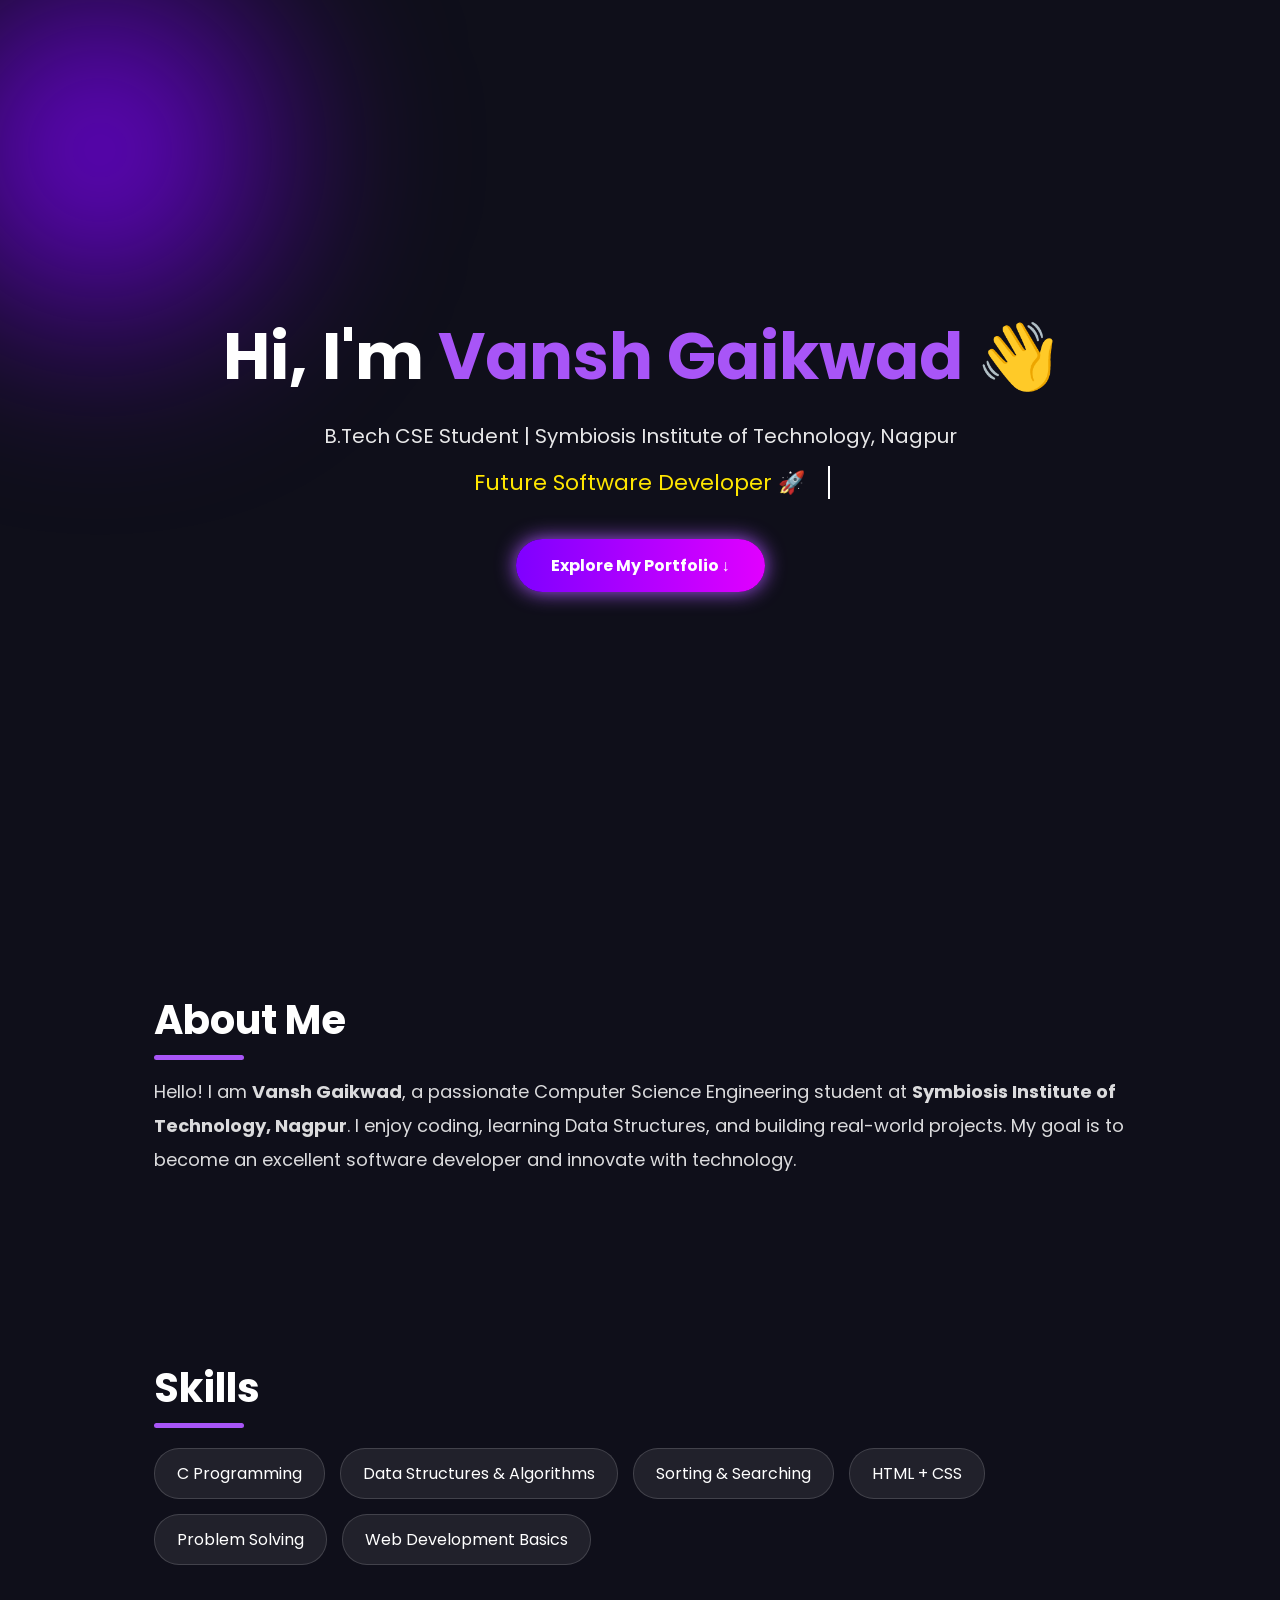
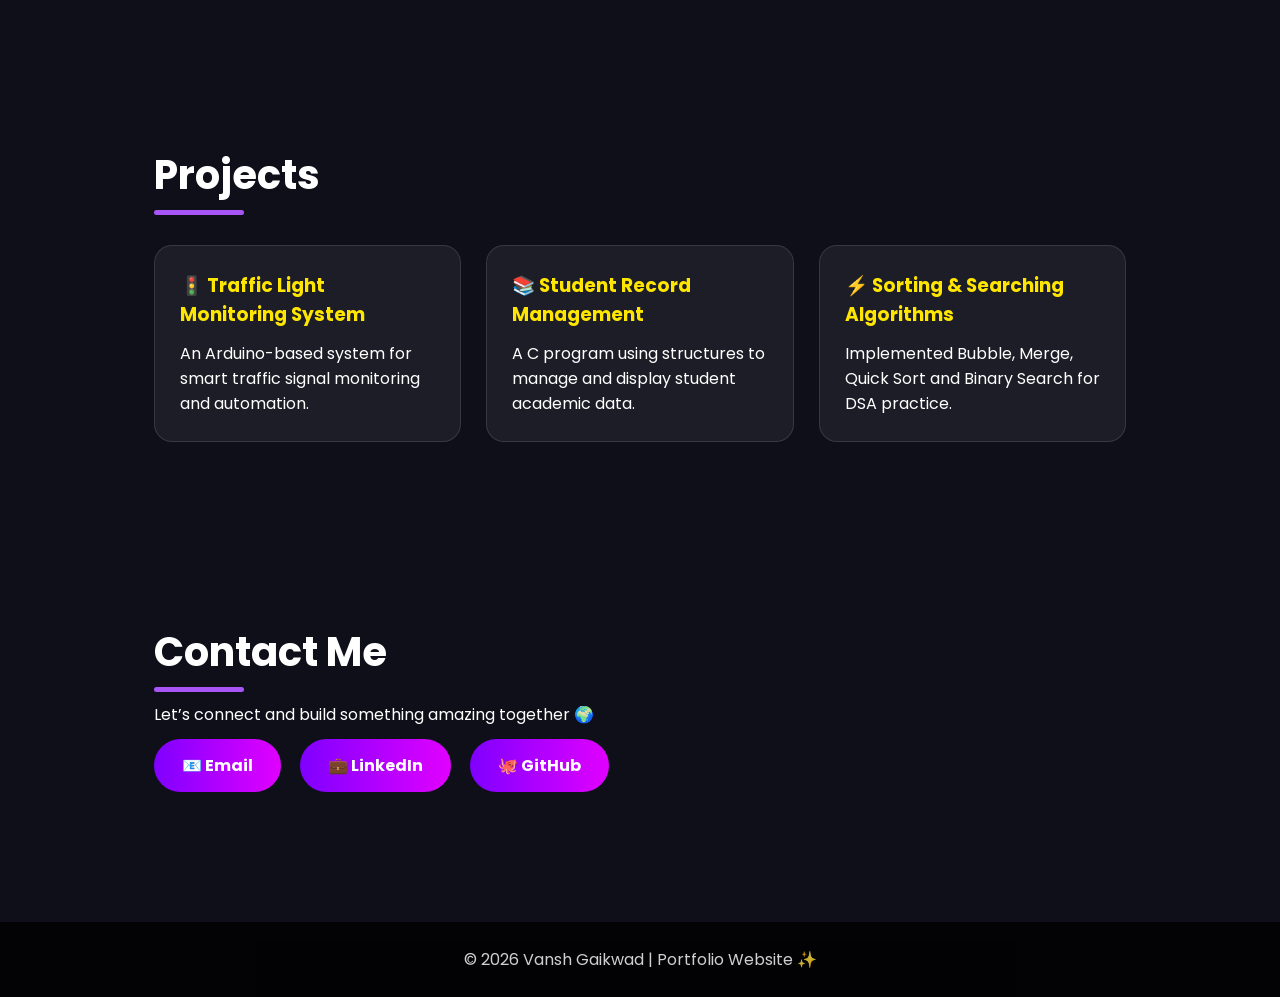
<file: Portfolio.html>
<!DOCTYPE html>
<html lang="en">
<head>
  <meta charset="UTF-8">
  <meta name="viewport" content="width=device-width, initial-scale=1.0">
  <title>Vansh Gaikwad | Portfolio</title>

  <!-- Google Font -->
  <link href="https://fonts.googleapis.com/css2?family=Poppins:wght@300;500;700&display=swap" rel="stylesheet">

  <style>
    * {
      margin: 0;
      padding: 0;
      box-sizing: border-box;
      font-family: "Poppins", sans-serif;
      scroll-behavior: smooth;
    }

    body {
      background: #0f0f1a;
      color: white;
      overflow-x: hidden;
    }

    /* Background Glow Animation */
    .glow {
      position: absolute;
      width: 500px;
      height: 500px;
      background: radial-gradient(circle, #7f00ff, transparent 70%);
      top: -100px;
      left: -150px;
      filter: blur(80px);
      animation: floatGlow 6s infinite alternate;
      z-index: -1;
    }

    @keyframes floatGlow {
      from { transform: translateY(0px); }
      to { transform: translateY(80px); }
    }

    /* HERO SECTION */
    header {
      height: 100vh;
      display: flex;
      justify-content: center;
      align-items: center;
      flex-direction: column;
      text-align: center;
      padding: 20px;
    }

    header h1 {
      font-size: 65px;
      font-weight: 700;
      animation: fadeDown 1.2s ease;
    }

    header span {
      color: #a855f7;
    }

    header p {
      margin-top: 15px;
      font-size: 20px;
      max-width: 700px;
      opacity: 0.9;
      animation: fadeUp 1.5s ease;
    }

    /* Typing Effect */
    .typing {
      margin-top: 15px;
      font-size: 22px;
      color: #ffe600;
      border-right: 2px solid white;
      white-space: nowrap;
      overflow: hidden;
      width: 0;
      animation: typing 4s steps(30) forwards, blink 0.7s infinite;
    }

    @keyframes typing {
      from { width: 0; }
      to { width: 380px; }
    }

    @keyframes blink {
      50% { border-color: transparent; }
    }

    /* BUTTON */
    header a {
      margin-top: 40px;
      padding: 14px 35px;
      border-radius: 30px;
      background: linear-gradient(90deg, #7f00ff, #e100ff);
      color: white;
      text-decoration: none;
      font-weight: bold;
      font-size: 16px;
      transition: 0.3s;
      box-shadow: 0px 0px 20px #a855f7;
      animation: fadeUp 2s ease;
    }

    header a:hover {
      transform: scale(1.1);
      box-shadow: 0px 0px 40px #ffe600;
    }

    /* SECTION STYLE */
    section {
      padding: 90px 12%;
    }

    section h2 {
      font-size: 40px;
      margin-bottom: 20px;
      position: relative;
    }

    section h2::after {
      content: "";
      width: 90px;
      height: 5px;
      background: #a855f7;
      position: absolute;
      left: 0;
      bottom: -10px;
      border-radius: 10px;
    }

    /* ABOUT */
    .about p {
      font-size: 18px;
      line-height: 1.9;
      margin-top: 25px;
      opacity: 0.85;
    }

    /* SKILLS */
    .skills-box {
      display: flex;
      flex-wrap: wrap;
      gap: 15px;
      margin-top: 30px;
    }

    .skill {
      padding: 12px 22px;
      border-radius: 25px;
      background: rgba(255,255,255,0.08);
      border: 1px solid rgba(255,255,255,0.15);
      transition: 0.4s;
      cursor: pointer;
    }

    .skill:hover {
      background: #a855f7;
      transform: translateY(-8px);
      box-shadow: 0px 0px 20px #a855f7;
    }

    /* PROJECTS */
    .projects {
      display: grid;
      grid-template-columns: repeat(auto-fit, minmax(280px, 1fr));
      gap: 25px;
      margin-top: 40px;
    }

    .card {
      padding: 25px;
      border-radius: 18px;
      background: rgba(255,255,255,0.06);
      border: 1px solid rgba(255,255,255,0.12);
      transition: 0.4s;
    }

    .card:hover {
      transform: translateY(-12px) scale(1.03);
      border-left: 5px solid #ffe600;
      box-shadow: 0px 0px 25px rgba(255,255,0,0.4);
    }

    .card h3 {
      margin-bottom: 12px;
      color: #ffe600;
    }

    /* CONTACT */
    .contact-links a {
      display: inline-block;
      margin: 12px 15px 0 0;
      padding: 14px 28px;
      border-radius: 30px;
      background: linear-gradient(90deg, #7f00ff, #e100ff);
      color: white;
      text-decoration: none;
      transition: 0.3s;
      font-weight: bold;
    }

    .contact-links a:hover {
      transform: scale(1.1);
      background: #ffe600;
      color: black;
    }

    /* FOOTER */
    footer {
      text-align: center;
      padding: 25px;
      background: black;
      margin-top: 40px;
      opacity: 0.8;
    }

    /* Animations */
    @keyframes fadeDown {
      from { opacity: 0; transform: translateY(-60px); }
      to { opacity: 1; transform: translateY(0); }
    }

    @keyframes fadeUp {
      from { opacity: 0; transform: translateY(60px); }
      to { opacity: 1; transform: translateY(0); }
    }

  </style>
</head>

<body>

  <!-- Glow Effect -->
  <div class="glow"></div>

  <!-- HERO -->
  <header>
    <h1>Hi, I'm <span>Vansh Gaikwad</span> 👋</h1>
    <p>B.Tech CSE Student | Symbiosis Institute of Technology, Nagpur</p>

    <div class="typing">
      Future Software Developer 🚀
    </div>

    <a href="#about">Explore My Portfolio ↓</a>
  </header>

  <!-- ABOUT -->
  <section class="about" id="about">
    <h2>About Me</h2>
    <p>
      Hello! I am <b>Vansh Gaikwad</b>, a passionate Computer Science Engineering student at
      <b>Symbiosis Institute of Technology, Nagpur</b>.  
      I enjoy coding, learning Data Structures, and building real-world projects.
      My goal is to become an excellent software developer and innovate with technology.
    </p>
  </section>

  <!-- SKILLS -->
  <section>
    <h2>Skills</h2>
    <div class="skills-box">
      <div class="skill">C Programming</div>
      <div class="skill">Data Structures & Algorithms</div>
      <div class="skill">Sorting & Searching</div>
      <div class="skill">HTML + CSS</div>
      <div class="skill">Problem Solving</div>
      <div class="skill">Web Development Basics</div>
    </div>
  </section>

  <!-- PROJECTS -->
  <section>
    <h2>Projects</h2>

    <div class="projects">
      <div class="card">
        <h3>🚦 Traffic Light Monitoring System</h3>
        <p>An Arduino-based system for smart traffic signal monitoring and automation.</p>
      </div>

      <div class="card">
        <h3>📚 Student Record Management</h3>
        <p>A C program using structures to manage and display student academic data.</p>
      </div>

      <div class="card">
        <h3>⚡ Sorting & Searching Algorithms</h3>
        <p>Implemented Bubble, Merge, Quick Sort and Binary Search for DSA practice.</p>
      </div>
    </div>
  </section>

  <!-- CONTACT -->
  <section>
    <h2>Contact Me</h2>
    <p>Let’s connect and build something amazing together 🌍</p>

    <div class="contact-links">
      <a href="mailto:vanshgaikwad68@gmail.com">📧 Email</a>
      <a href="https://www.linkedin.com/in/vansh-gaikwad-996b94376/" target="_blank">💼 LinkedIn</a>
      <a href="https://github.com/VANSH-AV" target="_blank">🐙 GitHub</a>
    </div>
  </section>

  <!-- FOOTER -->
  <footer>
    <p>© 2026 Vansh Gaikwad | Portfolio Website ✨</p>
  </footer>

</body>
</html>
</file>
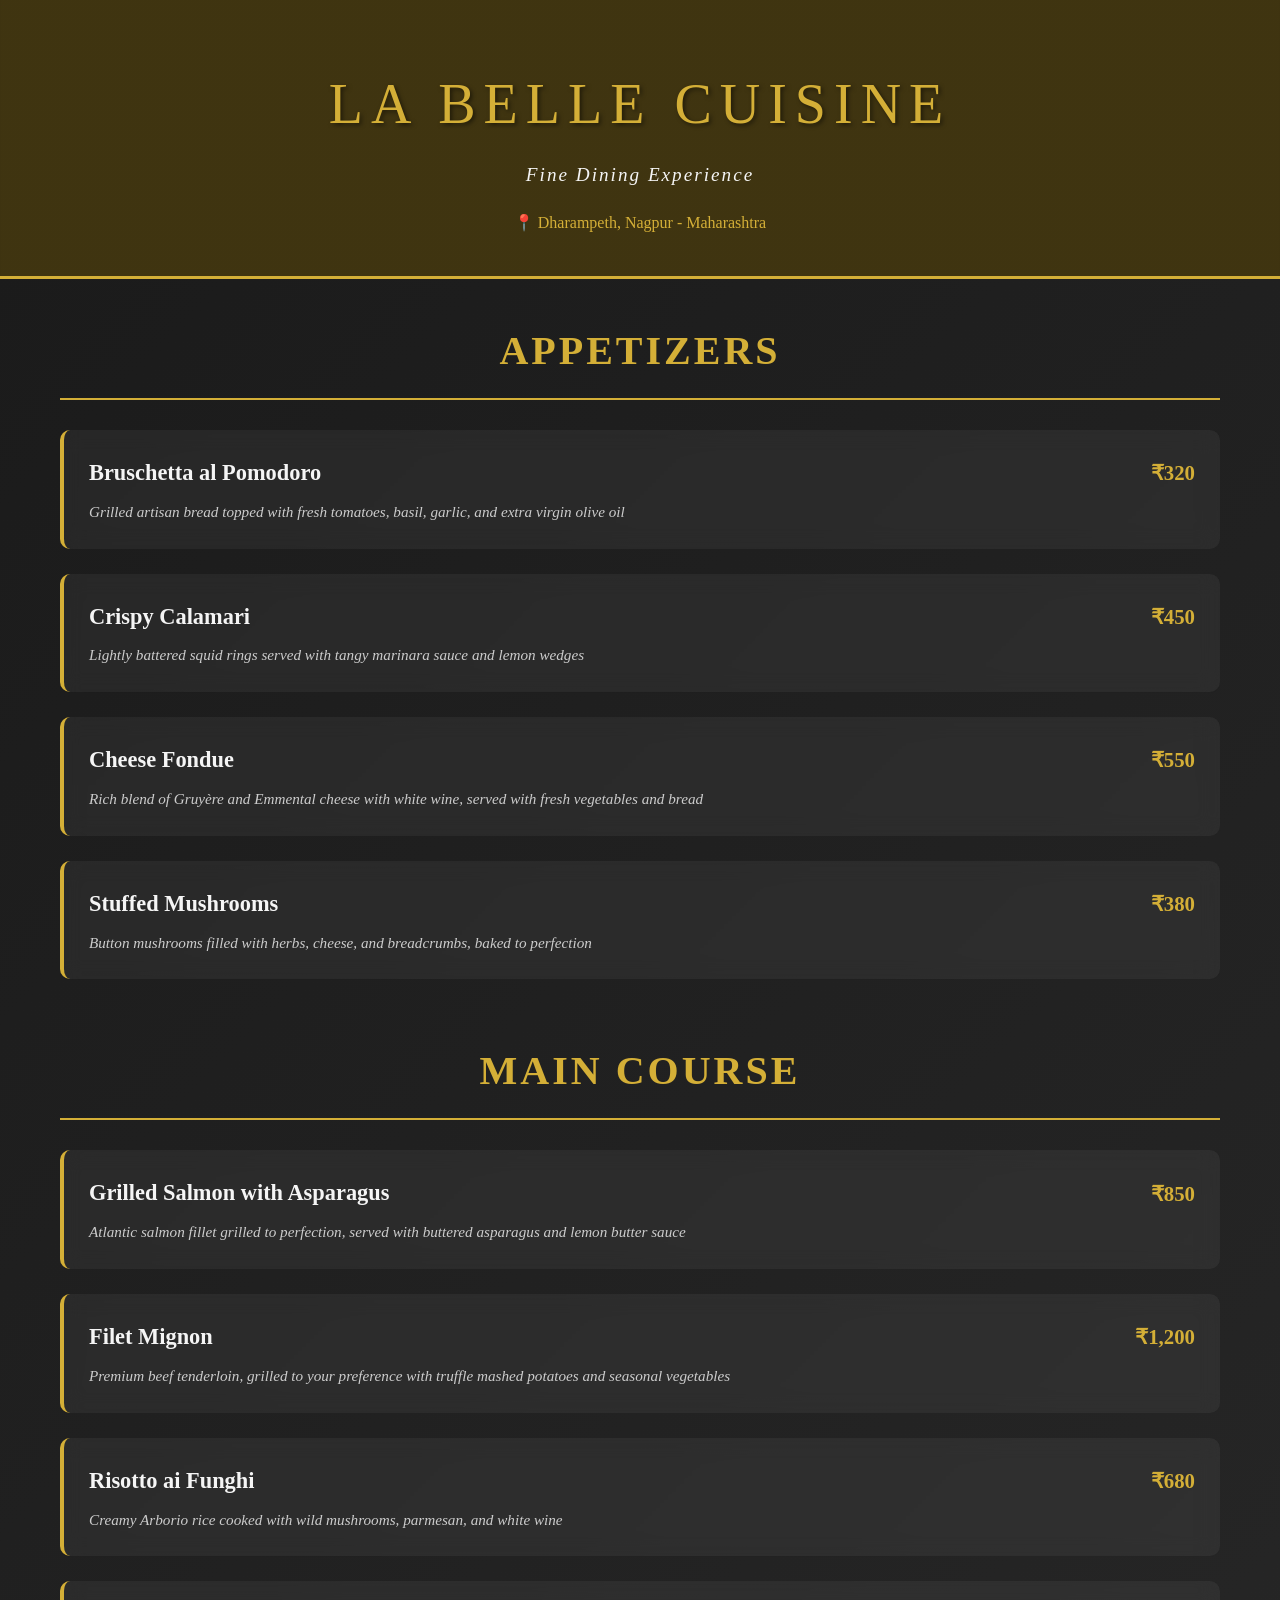
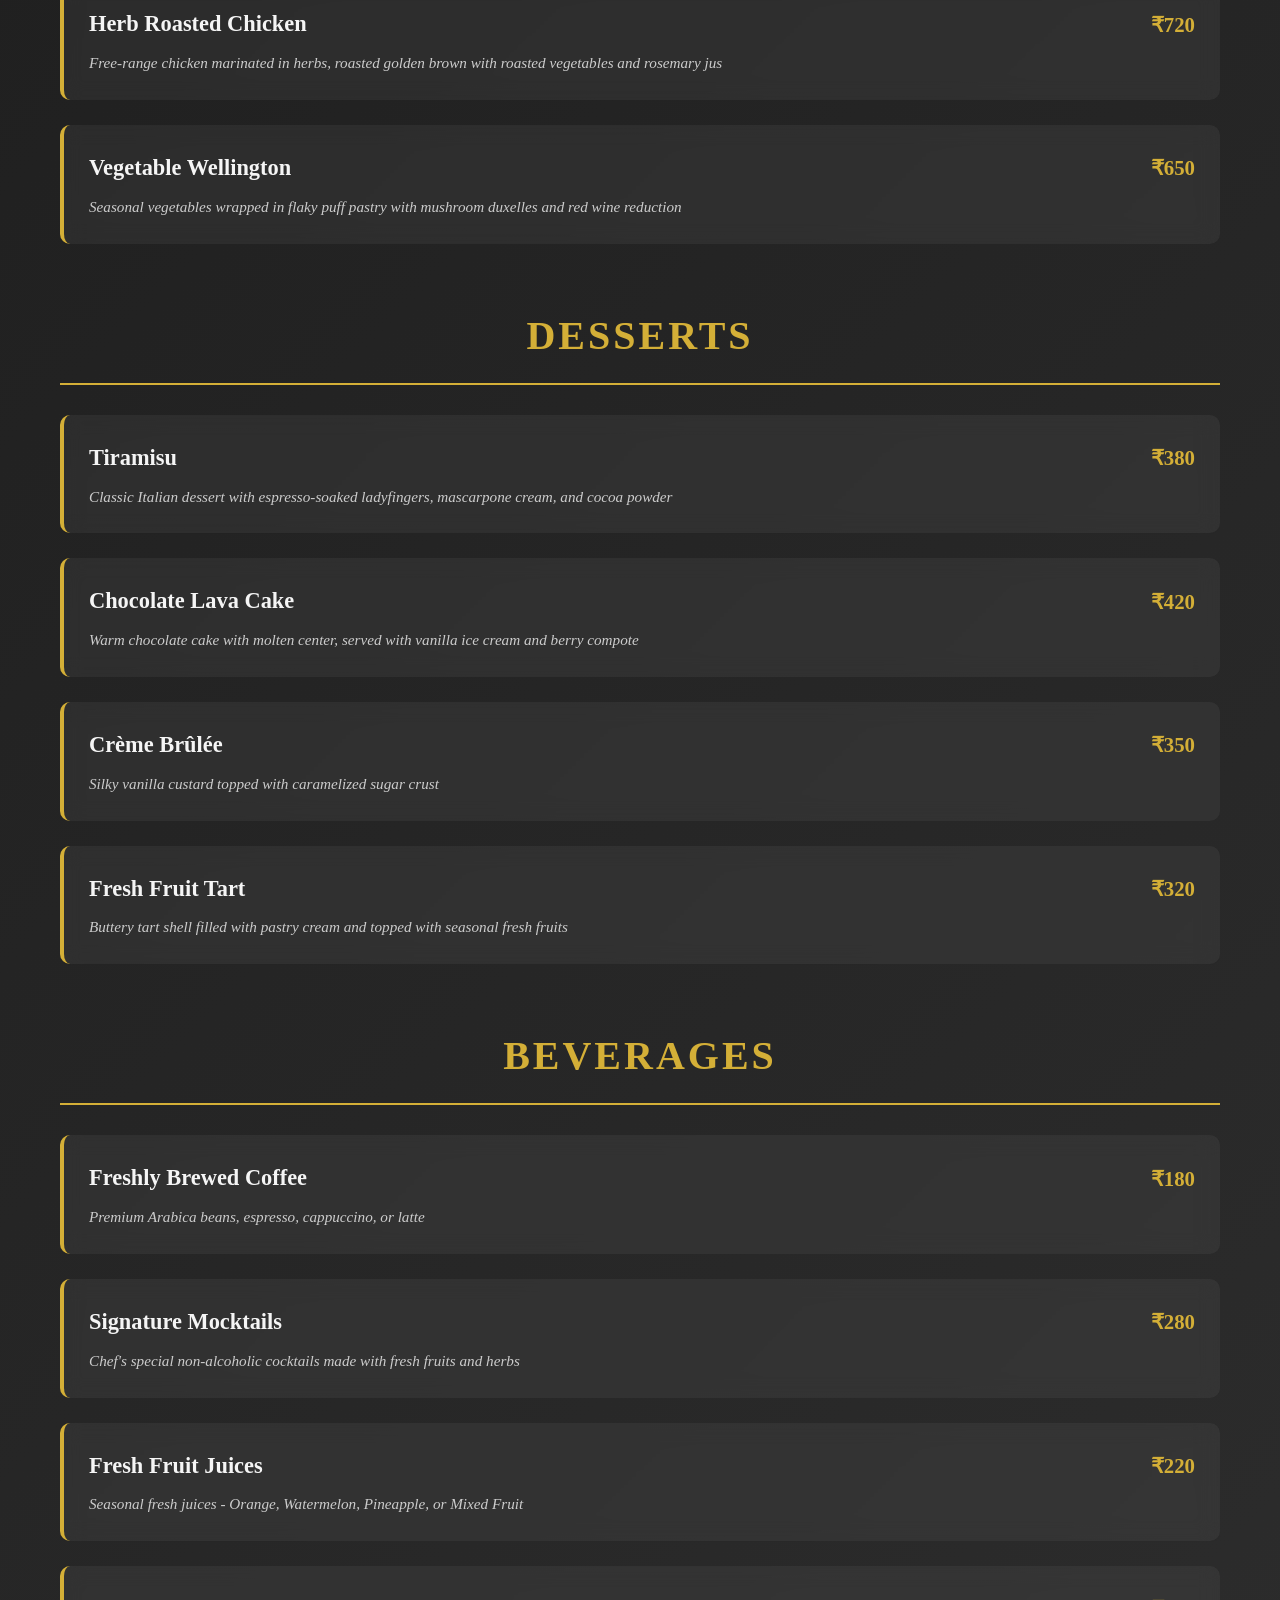
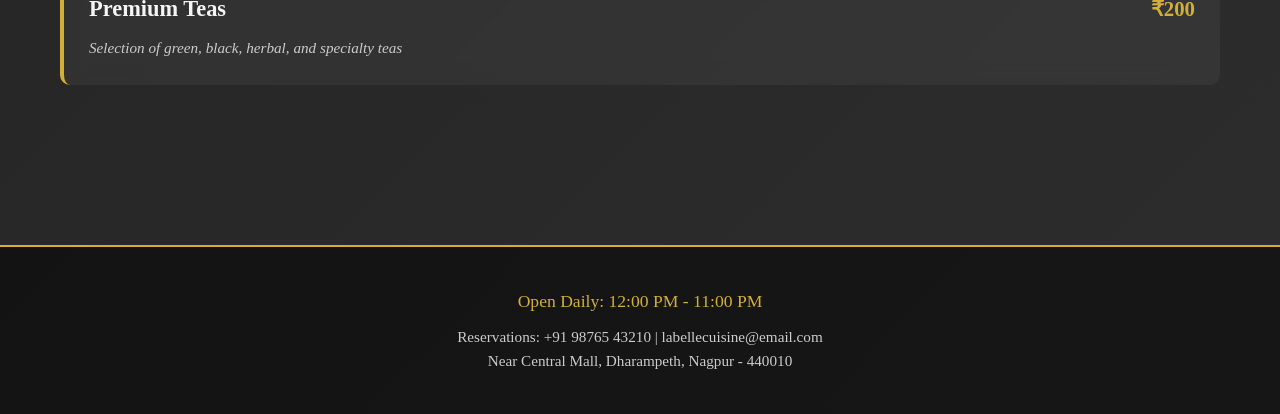
<file: restaurant_menu.html>
<!DOCTYPE html>
<html lang="en">
<head>
    <meta charset="UTF-8">
    <meta name="viewport" content="width=device-width, initial-scale=1.0">
    <title>La Belle Cuisine - Fine Dining</title>
    <style>
        * {
            margin: 0;
            padding: 0;
            box-sizing: border-box;
        }

        body {
            font-family: 'Georgia', serif;
            background: linear-gradient(135deg, #1a1a1a 0%, #2d2d2d 100%);
            color: #f5f5f5;
            line-height: 1.6;
        }

        .header {
            text-align: center;
            padding: 60px 20px 40px;
            background: linear-gradient(rgba(0,0,0,0.7), rgba(0,0,0,0.7)), url('data:image/svg+xml,<svg xmlns="http://www.w3.org/2000/svg" viewBox="0 0 1200 400"><rect fill="%23d4af37" width="1200" height="400"/></svg>');
            background-size: cover;
            border-bottom: 3px solid #d4af37;
        }

        .restaurant-name {
            font-size: 3.5em;
            color: #d4af37;
            font-weight: 300;
            letter-spacing: 8px;
            margin-bottom: 10px;
            text-shadow: 2px 2px 4px rgba(0,0,0,0.5);
        }

        .tagline {
            font-size: 1.2em;
            color: #f5f5f5;
            font-style: italic;
            letter-spacing: 2px;
        }

        .location {
            margin-top: 20px;
            font-size: 1em;
            color: #d4af37;
        }

        .container {
            max-width: 1200px;
            margin: 0 auto;
            padding: 40px 20px;
        }

        .menu-category {
            margin-bottom: 60px;
            animation: fadeIn 0.8s ease-in;
        }

        @keyframes fadeIn {
            from { opacity: 0; transform: translateY(20px); }
            to { opacity: 1; transform: translateY(0); }
        }

        .category-title {
            font-size: 2.5em;
            color: #d4af37;
            text-align: center;
            margin-bottom: 30px;
            border-bottom: 2px solid #d4af37;
            padding-bottom: 15px;
            letter-spacing: 3px;
        }

        .menu-items {
            display: grid;
            gap: 25px;
        }

        .menu-item {
            background: rgba(255,255,255,0.05);
            padding: 25px;
            border-radius: 10px;
            border-left: 4px solid #d4af37;
            transition: all 0.3s ease;
            backdrop-filter: blur(10px);
        }

        .menu-item:hover {
            background: rgba(255,255,255,0.1);
            transform: translateX(10px);
            box-shadow: 0 5px 20px rgba(212,175,55,0.3);
        }

        .item-header {
            display: flex;
            justify-content: space-between;
            align-items: center;
            margin-bottom: 10px;
        }

        .item-name {
            font-size: 1.4em;
            color: #f5f5f5;
            font-weight: 600;
        }

        .item-price {
            font-size: 1.3em;
            color: #d4af37;
            font-weight: bold;
        }

        .item-description {
            color: #cccccc;
            font-size: 0.95em;
            font-style: italic;
            line-height: 1.5;
        }

        .footer {
            text-align: center;
            padding: 40px 20px;
            background: rgba(0,0,0,0.5);
            border-top: 2px solid #d4af37;
            margin-top: 60px;
        }

        .footer-text {
            color: #d4af37;
            font-size: 1.1em;
            margin-bottom: 10px;
        }

        .contact-info {
            color: #cccccc;
            font-size: 0.95em;
        }

        @media (max-width: 768px) {
            .restaurant-name {
                font-size: 2.5em;
                letter-spacing: 4px;
            }

            .category-title {
                font-size: 2em;
            }

            .item-name {
                font-size: 1.2em;
            }
        }
    </style>
</head>
<body>
    <div class="header">
        <h1 class="restaurant-name">LA BELLE CUISINE</h1>
        <p class="tagline">Fine Dining Experience</p>
        <p class="location">📍 Dharampeth, Nagpur - Maharashtra</p>
    </div>

    <div class="container">
        <!-- Appetizers -->
        <div class="menu-category">
            <h2 class="category-title">APPETIZERS</h2>
            <div class="menu-items">
                <div class="menu-item">
                    <div class="item-header">
                        <span class="item-name">Bruschetta al Pomodoro</span>
                        <span class="item-price">₹320</span>
                    </div>
                    <p class="item-description">Grilled artisan bread topped with fresh tomatoes, basil, garlic, and extra virgin olive oil</p>
                </div>

                <div class="menu-item">
                    <div class="item-header">
                        <span class="item-name">Crispy Calamari</span>
                        <span class="item-price">₹450</span>
                    </div>
                    <p class="item-description">Lightly battered squid rings served with tangy marinara sauce and lemon wedges</p>
                </div>

                <div class="menu-item">
                    <div class="item-header">
                        <span class="item-name">Cheese Fondue</span>
                        <span class="item-price">₹550</span>
                    </div>
                    <p class="item-description">Rich blend of Gruyère and Emmental cheese with white wine, served with fresh vegetables and bread</p>
                </div>

                <div class="menu-item">
                    <div class="item-header">
                        <span class="item-name">Stuffed Mushrooms</span>
                        <span class="item-price">₹380</span>
                    </div>
                    <p class="item-description">Button mushrooms filled with herbs, cheese, and breadcrumbs, baked to perfection</p>
                </div>
            </div>
        </div>

        <!-- Main Course -->
        <div class="menu-category">
            <h2 class="category-title">MAIN COURSE</h2>
            <div class="menu-items">
                <div class="menu-item">
                    <div class="item-header">
                        <span class="item-name">Grilled Salmon with Asparagus</span>
                        <span class="item-price">₹850</span>
                    </div>
                    <p class="item-description">Atlantic salmon fillet grilled to perfection, served with buttered asparagus and lemon butter sauce</p>
                </div>

                <div class="menu-item">
                    <div class="item-header">
                        <span class="item-name">Filet Mignon</span>
                        <span class="item-price">₹1,200</span>
                    </div>
                    <p class="item-description">Premium beef tenderloin, grilled to your preference with truffle mashed potatoes and seasonal vegetables</p>
                </div>

                <div class="menu-item">
                    <div class="item-header">
                        <span class="item-name">Risotto ai Funghi</span>
                        <span class="item-price">₹680</span>
                    </div>
                    <p class="item-description">Creamy Arborio rice cooked with wild mushrooms, parmesan, and white wine</p>
                </div>

                <div class="menu-item">
                    <div class="item-header">
                        <span class="item-name">Herb Roasted Chicken</span>
                        <span class="item-price">₹720</span>
                    </div>
                    <p class="item-description">Free-range chicken marinated in herbs, roasted golden brown with roasted vegetables and rosemary jus</p>
                </div>

                <div class="menu-item">
                    <div class="item-header">
                        <span class="item-name">Vegetable Wellington</span>
                        <span class="item-price">₹650</span>
                    </div>
                    <p class="item-description">Seasonal vegetables wrapped in flaky puff pastry with mushroom duxelles and red wine reduction</p>
                </div>
            </div>
        </div>

        <!-- Desserts -->
        <div class="menu-category">
            <h2 class="category-title">DESSERTS</h2>
            <div class="menu-items">
                <div class="menu-item">
                    <div class="item-header">
                        <span class="item-name">Tiramisu</span>
                        <span class="item-price">₹380</span>
                    </div>
                    <p class="item-description">Classic Italian dessert with espresso-soaked ladyfingers, mascarpone cream, and cocoa powder</p>
                </div>

                <div class="menu-item">
                    <div class="item-header">
                        <span class="item-name">Chocolate Lava Cake</span>
                        <span class="item-price">₹420</span>
                    </div>
                    <p class="item-description">Warm chocolate cake with molten center, served with vanilla ice cream and berry compote</p>
                </div>

                <div class="menu-item">
                    <div class="item-header">
                        <span class="item-name">Crème Brûlée</span>
                        <span class="item-price">₹350</span>
                    </div>
                    <p class="item-description">Silky vanilla custard topped with caramelized sugar crust</p>
                </div>

                <div class="menu-item">
                    <div class="item-header">
                        <span class="item-name">Fresh Fruit Tart</span>
                        <span class="item-price">₹320</span>
                    </div>
                    <p class="item-description">Buttery tart shell filled with pastry cream and topped with seasonal fresh fruits</p>
                </div>
            </div>
        </div>

        <!-- Beverages -->
        <div class="menu-category">
            <h2 class="category-title">BEVERAGES</h2>
            <div class="menu-items">
                <div class="menu-item">
                    <div class="item-header">
                        <span class="item-name">Freshly Brewed Coffee</span>
                        <span class="item-price">₹180</span>
                    </div>
                    <p class="item-description">Premium Arabica beans, espresso, cappuccino, or latte</p>
                </div>

                <div class="menu-item">
                    <div class="item-header">
                        <span class="item-name">Signature Mocktails</span>
                        <span class="item-price">₹280</span>
                    </div>
                    <p class="item-description">Chef's special non-alcoholic cocktails made with fresh fruits and herbs</p>
                </div>

                <div class="menu-item">
                    <div class="item-header">
                        <span class="item-name">Fresh Fruit Juices</span>
                        <span class="item-price">₹220</span>
                    </div>
                    <p class="item-description">Seasonal fresh juices - Orange, Watermelon, Pineapple, or Mixed Fruit</p>
                </div>

                <div class="menu-item">
                    <div class="item-header">
                        <span class="item-name">Premium Teas</span>
                        <span class="item-price">₹200</span>
                    </div>
                    <p class="item-description">Selection of green, black, herbal, and specialty teas</p>
                </div>
            </div>
        </div>
    </div>

    <div class="footer">
        <p class="footer-text">Open Daily: 12:00 PM - 11:00 PM</p>
        <p class="contact-info">Reservations: +91 98765 43210 | labellecuisine@email.com</p>
        <p class="contact-info">Near Central Mall, Dharampeth, Nagpur - 440010</p>
    </div>
</body>
</html>
</file>
<file: week11-library-catalogue/style.css>
@import url('https://fonts.googleapis.com/css2?family=Libre+Baskerville:wght@400;700&family=Source+Sans+3:wght@400;500;600&display=swap');

:root {
    --primary: #8b4513;
    --primary-dark: #6d3610;
    --secondary: #2c1810;
    --accent: #d4a574;
    --bg-light: #faf6f1;
    --bg-white: #ffffff;
    --text-dark: #2c1810;
    --text-gray: #6b5b4f;
    --border: #e8dcc8;
    --shadow: 0 4px 20px rgba(139, 69, 19, 0.12);
    --shadow-lg: 0 15px 35px rgba(139, 69, 19, 0.18);
}

* {
    margin: 0;
    padding: 0;
    box-sizing: border-box;
}

body {
    font-family: 'Source Sans 3', sans-serif;
    line-height: 1.6;
    color: var(--text-dark);
    background: var(--bg-light);
    min-height: 100vh;
}

.container {
    max-width: 1200px;
    margin: 0 auto;
    padding: 0 20px;
}

.navbar {
    background: var(--bg-white);
    box-shadow: var(--shadow);
    position: sticky;
    top: 0;
    z-index: 100;
}

.navbar .container {
    display: flex;
    justify-content: space-between;
    align-items: center;
    height: 70px;
}

.logo {
    font-family: 'Libre Baskerville', serif;
    font-size: 1.5rem;
    font-weight: 700;
    color: var(--primary);
    display: flex;
    align-items: center;
    gap: 12px;
}

.main-content {
    padding: 50px 0;
    min-height: calc(100vh - 140px);
}

.page-header {
    text-align: center;
    margin-bottom: 40px;
}

.page-header h1 {
    font-family: 'Libre Baskerville', serif;
    font-size: 2.5rem;
    color: var(--secondary);
    margin-bottom: 10px;
}

.page-header p {
    color: var(--text-gray);
    font-size: 1.1rem;
}

.stats-bar {
    display: flex;
    justify-content: center;
    gap: 30px;
    margin-bottom: 40px;
}

.stat-box {
    background: var(--bg-white);
    padding: 20px 35px;
    border-radius: 16px;
    box-shadow: var(--shadow);
    display: flex;
    align-items: center;
    gap: 18px;
    border: 2px solid var(--border);
}

.stat-box i {
    font-size: 2rem;
    color: var(--primary);
    width: 50px;
    height: 50px;
    background: var(--bg-light);
    border-radius: 50%;
    display: flex;
    align-items: center;
    justify-content: center;
}

.stat-info {
    display: flex;
    flex-direction: column;
}

.stat-number {
    font-size: 1.8rem;
    font-weight: 700;
    color: var(--secondary);
}

.stat-label {
    font-size: 0.85rem;
    color: var(--text-gray);
}

.controls-section {
    display: flex;
    justify-content: space-between;
    align-items: center;
    margin-bottom: 35px;
    gap: 20px;
    flex-wrap: wrap;
}

.search-box {
    flex: 1;
    max-width: 450px;
    position: relative;
}

.search-box i {
    position: absolute;
    left: 18px;
    top: 50%;
    transform: translateY(-50%);
    color: var(--text-gray);
}

.search-box input {
    width: 100%;
    padding: 16px 18px 16px 50px;
    border: 2px solid var(--border);
    border-radius: 12px;
    font-size: 1rem;
    font-family: 'Source Sans 3', sans-serif;
    transition: all 0.3s;
    background: var(--bg-white);
}

.search-box input:focus {
    outline: none;
    border-color: var(--primary);
    box-shadow: 0 0 0 4px rgba(139, 69, 19, 0.1);
}

.add-book-btn {
    padding: 16px 28px;
    background: var(--primary);
    color: white;
    border: none;
    border-radius: 12px;
    font-size: 1rem;
    font-weight: 600;
    cursor: pointer;
    transition: all 0.3s;
    display: flex;
    align-items: center;
    gap: 10px;
    font-family: 'Source Sans 3', sans-serif;
}

.add-book-btn:hover {
    background: var(--primary-dark);
    transform: translateY(-2px);
    box-shadow: 0 6px 20px rgba(139, 69, 19, 0.3);
}

.books-grid {
    display: grid;
    grid-template-columns: repeat(auto-fill, minmax(220px, 1fr));
    gap: 28px;
}

.book-card {
    background: var(--bg-white);
    border-radius: 16px;
    overflow: hidden;
    box-shadow: var(--shadow);
    transition: all 0.4s cubic-bezier(0.4, 0, 0.2, 1);
    position: relative;
    border: 1px solid var(--border);
    animation: fadeIn 0.3s ease;
}

@keyframes fadeIn {
    from {
        opacity: 0;
        transform: translateY(20px);
    }
    to {
        opacity: 1;
        transform: translateY(0);
    }
}

.book-card:hover {
    transform: translateY(-8px);
    box-shadow: var(--shadow-lg);
}

.book-cover {
    height: 180px;
    display: flex;
    align-items: center;
    justify-content: center;
    position: relative;
}

.book-cover i {
    font-size: 4rem;
    color: rgba(255, 255, 255, 0.3);
}

.book-badge {
    position: absolute;
    top: 12px;
    right: 12px;
    background: rgba(255, 255, 255, 0.2);
    color: white;
    padding: 4px 10px;
    border-radius: 20px;
    font-size: 0.7rem;
    font-weight: 600;
}

.book-info {
    padding: 20px;
}

.book-title {
    font-family: 'Libre Baskerville', serif;
    font-size: 1.1rem;
    font-weight: 700;
    color: var(--secondary);
    margin-bottom: 8px;
    line-height: 1.3;
    display: -webkit-box;
    -webkit-line-clamp: 2;
    -webkit-box-orient: vertical;
    overflow: hidden;
}

.book-author {
    color: var(--text-gray);
    font-size: 0.9rem;
    margin-bottom: 6px;
}

.book-meta {
    display: flex;
    justify-content: space-between;
    align-items: center;
    font-size: 0.8rem;
    color: var(--text-gray);
    margin-bottom: 16px;
}

.book-genre {
    background: var(--bg-light);
    padding: 4px 10px;
    border-radius: 20px;
    font-size: 0.75rem;
    font-weight: 600;
}

.book-actions {
    display: flex;
    gap: 10px;
}

.book-actions button {
    flex: 1;
    padding: 10px;
    border: none;
    border-radius: 8px;
    font-size: 0.85rem;
    font-weight: 600;
    cursor: pointer;
    transition: all 0.3s;
    display: flex;
    align-items: center;
    justify-content: center;
    gap: 6px;
    font-family: 'Source Sans 3', sans-serif;
}

.delete-btn {
    background: #fee2e2;
    color: #dc2626;
}

.delete-btn:hover {
    background: #fecaca;
    transform: scale(1.05);
}

.empty-library {
    grid-column: 1 / -1;
    text-align: center;
    padding: 80px 20px;
    color: var(--text-gray);
}

.empty-library i {
    font-size: 5rem;
    color: var(--accent);
    margin-bottom: 20px;
}

.empty-library h3 {
    font-family: 'Libre Baskerville', serif;
    font-size: 1.5rem;
    color: var(--secondary);
    margin-bottom: 10px;
}

.empty-library.hidden {
    display: none;
}

.message-box {
    position: fixed;
    bottom: 30px;
    right: 30px;
    padding: 16px 24px;
    border-radius: 12px;
    font-weight: 600;
    display: none;
    animation: slideIn 0.3s ease;
    z-index: 1000;
}

@keyframes slideIn {
    from {
        opacity: 0;
        transform: translateX(30px);
    }
    to {
        opacity: 1;
        transform: translateX(0);
    }
}

.message-box.success {
    display: block;
    background: #dcfce7;
    color: #166534;
    border: 2px solid #86efac;
}

.message-box.error {
    display: block;
    background: #fee2e2;
    color: #dc2626;
    border: 2px solid #fca5a5;
}

.modal {
    display: none;
    position: fixed;
    inset: 0;
    background: rgba(0, 0, 0, 0.6);
    z-index: 1000;
    align-items: center;
    justify-content: center;
    padding: 20px;
}

.modal.show {
    display: flex;
}

.modal-content {
    background: var(--bg-white);
    border-radius: 20px;
    width: 100%;
    max-width: 480px;
    box-shadow: 0 25px 50px rgba(0, 0, 0, 0.25);
    animation: modalSlide 0.3s ease;
}

@keyframes modalSlide {
    from {
        opacity: 0;
        transform: translateY(-30px) scale(0.95);
    }
    to {
        opacity: 1;
        transform: translateY(0) scale(1);
    }
}

.modal-header {
    display: flex;
    justify-content: space-between;
    align-items: center;
    padding: 24px 28px;
    border-bottom: 1px solid var(--border);
}

.modal-header h2 {
    font-family: 'Libre Baskerville', serif;
    font-size: 1.5rem;
    color: var(--secondary);
}

.close-modal {
    background: none;
    border: none;
    font-size: 1.5rem;
    cursor: pointer;
    color: var(--text-gray);
    transition: color 0.3s;
}

.close-modal:hover {
    color: var(--secondary);
}

#bookForm {
    padding: 28px;
}

.form-group {
    margin-bottom: 20px;
}

.form-group label {
    display: block;
    font-weight: 600;
    color: var(--secondary);
    margin-bottom: 8px;
    font-size: 0.95rem;
}

.form-group input,
.form-group select {
    width: 100%;
    padding: 14px 16px;
    border: 2px solid var(--border);
    border-radius: 10px;
    font-size: 1rem;
    font-family: 'Source Sans 3', sans-serif;
    transition: all 0.3s;
    background: var(--bg-white);
}

.form-group input:focus,
.form-group select:focus {
    outline: none;
    border-color: var(--primary);
}

.color-options {
    display: flex;
    gap: 12px;
    flex-wrap: wrap;
}

.color-options input[type="radio"] {
    display: none;
}

.color-option {
    width: 40px;
    height: 40px;
    border-radius: 10px;
    cursor: pointer;
    transition: all 0.3s;
    border: 3px solid transparent;
}

.color-options input[type="radio"]:checked + .color-option {
    border-color: var(--secondary);
    transform: scale(1.1);
    box-shadow: 0 4px 12px rgba(0, 0, 0, 0.2);
}

.form-actions {
    display: flex;
    gap: 14px;
    margin-top: 28px;
}

.cancel-btn {
    flex: 1;
    padding: 14px;
    background: var(--bg-light);
    border: 2px solid var(--border);
    border-radius: 10px;
    font-size: 1rem;
    font-weight: 600;
    cursor: pointer;
    transition: all 0.3s;
    color: var(--text-gray);
    font-family: 'Source Sans 3', sans-serif;
}

.cancel-btn:hover {
    background: var(--border);
    color: var(--secondary);
}

.submit-btn {
    flex: 1;
    padding: 14px;
    background: var(--primary);
    color: white;
    border: none;
    border-radius: 10px;
    font-size: 1rem;
    font-weight: 600;
    cursor: pointer;
    transition: all 0.3s;
    display: flex;
    align-items: center;
    justify-content: center;
    gap: 8px;
    font-family: 'Source Sans 3', sans-serif;
}

.submit-btn:hover {
    background: var(--primary-dark);
}

.footer {
    background: var(--secondary);
    color: rgba(255, 255, 255, 0.8);
    padding: 25px 0;
    text-align: center;
}

.footer p {
    font-size: 0.9rem;
}

@media (max-width: 768px) {
    .stats-bar {
        flex-direction: column;
        align-items: center;
    }

    .stat-box {
        width: 100%;
        max-width: 280px;
    }

    .controls-section {
        flex-direction: column;
    }

    .search-box {
        max-width: 100%;
    }

    .add-book-btn {
        width: 100%;
        justify-content: center;
    }

    .books-grid {
        grid-template-columns: repeat(auto-fill, minmax(180px, 1fr));
        gap: 20px;
    }
}
</file>
<file: week13-browser-history/style.css>
@import url('https://fonts.googleapis.com/css2?family=Fira+Code:wght@400;500;600&family=Inter:wght@300;400;500;600&display=swap');

:root {
    --primary: #3b82f6;
    --primary-dark: #2563eb;
    --secondary: #1e293b;
    --accent: #22d3ee;
    --success: #10b981;
    --warning: #f59e0b;
    --danger: #ef4444;
    --bg-dark: #0f172a;
    --bg-card: #1e293b;
    --bg-light: #334155;
    --text-light: #f1f5f9;
    --text-gray: #94a3af;
    --border: #475569;
}

* {
    margin: 0;
    padding: 0;
    box-sizing: border-box;
}

body {
    font-family: 'Inter', sans-serif;
    line-height: 1.6;
    color: var(--text-light);
    background: var(--bg-dark);
}

.container {
    max-width: 1000px;
    margin: 0 auto;
    padding: 0 20px;
}

.navbar {
    background: var(--bg-card);
    box-shadow: 0 2px 20px rgba(0, 0, 0, 0.3);
    position: sticky;
    top: 0;
    z-index: 100;
    border-bottom: 1px solid var(--border);
}

.navbar .container {
    display: flex;
    justify-content: space-between;
    align-items: center;
    height: 70px;
}

.logo {
    font-family: 'Fira Code', monospace;
    font-size: 1.3rem;
    font-weight: 600;
    color: var(--accent);
    display: flex;
    align-items: center;
    gap: 10px;
}

.logo i {
    color: var(--primary);
}

.stack-info {
    display: flex;
    gap: 15px;
}

.info-badge {
    background: var(--bg-light);
    padding: 8px 16px;
    border-radius: 20px;
    font-size: 0.85rem;
    font-family: 'Fira Code', monospace;
    color: var(--accent);
}

.main-content {
    padding: 40px 0;
}

.browser-window {
    background: var(--bg-card);
    border-radius: 16px;
    overflow: hidden;
    box-shadow: 0 10px 40px rgba(0, 0, 0, 0.3);
    margin-bottom: 30px;
    border: 1px solid var(--border);
}

.browser-header {
    display: flex;
    align-items: center;
    gap: 20px;
    padding: 15px 20px;
    background: var(--bg-light);
    border-bottom: 1px solid var(--border);
}

.window-controls {
    display: flex;
    gap: 8px;
}

.dot {
    width: 12px;
    height: 12px;
    border-radius: 50%;
}

.dot.red { background: #ef4444; }
.dot.yellow { background: #f59e0b; }
.dot.green { background: #10b981; }

.url-bar {
    flex: 1;
    background: var(--bg-dark);
    padding: 10px 18px;
    border-radius: 8px;
    display: flex;
    align-items: center;
    gap: 10px;
    font-family: 'Fira Code', monospace;
}

.url-bar i {
    color: var(--success);
}

.url-bar span {
    color: var(--text-gray);
    font-size: 0.9rem;
}

.browser-content {
    min-height: 300px;
    padding: 40px;
    display: flex;
    align-items: center;
    justify-content: center;
    background: white;
}

.welcome-page {
    text-align: center;
    color: #1e293b;
}

.welcome-page .globe-icon {
    font-size: 4rem;
    color: var(--primary);
    margin-bottom: 20px;
}

.welcome-page h2 {
    font-family: 'Inter', sans-serif;
    font-size: 1.8rem;
    margin-bottom: 10px;
}

.welcome-page p {
    color: #64748b;
}

.navigation-controls {
    display: flex;
    justify-content: center;
    gap: 15px;
    margin-bottom: 40px;
}

.nav-btn {
    display: flex;
    align-items: center;
    gap: 10px;
    padding: 14px 28px;
    background: var(--bg-card);
    border: 2px solid var(--border);
    border-radius: 12px;
    color: var(--text-light);
    font-size: 1rem;
    font-weight: 600;
    cursor: pointer;
    transition: all 0.3s;
}

.nav-btn:hover:not(:disabled) {
    border-color: var(--primary);
    transform: translateY(-2px);
}

.nav-btn:disabled {
    opacity: 0.4;
    cursor: not-allowed;
}

.back-btn:not(:disabled):hover {
    background: var(--primary);
    border-color: var(--primary);
}

.forward-btn:not(:disabled):hover {
    background: var(--accent);
    border-color: var(--accent);
}

.home-btn {
    width: 50px;
    height: 50px;
    background: var(--bg-card);
    border: 2px solid var(--border);
    border-radius: 12px;
    color: var(--text-light);
    cursor: pointer;
    transition: all 0.3s;
    display: flex;
    align-items: center;
    justify-content: center;
    font-size: 1.2rem;
}

.home-btn:hover {
    background: var(--warning);
    border-color: var(--warning);
}

.page-grid {
    background: var(--bg-card);
    padding: 25px;
    border-radius: 16px;
    margin-bottom: 30px;
    border: 1px solid var(--border);
}

.page-grid h3 {
    font-size: 1.1rem;
    margin-bottom: 20px;
    color: var(--accent);
    display: flex;
    align-items: center;
    gap: 10px;
}

.pages-list {
    display: grid;
    grid-template-columns: repeat(auto-fill, minmax(140px, 1fr));
    gap: 15px;
}

.page-item {
    background: var(--bg-light);
    padding: 18px 15px;
    border-radius: 12px;
    text-align: center;
    cursor: pointer;
    transition: all 0.3s;
    border: 1px solid transparent;
}

.page-item:hover {
    border-color: var(--primary);
    transform: translateY(-3px);
}

.page-item i {
    font-size: 2rem;
    color: var(--primary);
    margin-bottom: 10px;
}

.page-item span {
    display: block;
    font-size: 0.8rem;
    color: var(--text-gray);
}

.stack-visualization {
    background: var(--bg-card);
    padding: 25px;
    border-radius: 16px;
    margin-bottom: 30px;
    border: 1px solid var(--border);
}

.stack-visualization h3 {
    font-size: 1.1rem;
    margin-bottom: 20px;
    color: var(--warning);
    display: flex;
    align-items: center;
    gap: 10px;
}

.stack-container {
    min-height: 200px;
    background: var(--bg-dark);
    border-radius: 12px;
    padding: 20px;
    display: flex;
    flex-direction: column-reverse;
    align-items: center;
    justify-content: flex-start;
    gap: 8px;
    overflow-y: auto;
    max-height: 250px;
    position: relative;
}

.empty-stack {
    color: var(--text-gray);
    font-style: italic;
    padding: 80px 20px;
}

.stack-item {
    width: 100%;
    max-width: 400px;
    background: linear-gradient(135deg, var(--primary), var(--primary-dark));
    padding: 12px 20px;
    border-radius: 10px;
    display: flex;
    align-items: center;
    justify-content: space-between;
    animation: slideIn 0.3s ease;
    border: 2px solid rgba(255, 255, 255, 0.1);
}

@keyframes slideIn {
    from { opacity: 0; transform: translateY(-10px); }
    to { opacity: 1; transform: translateY(0); }
}

.stack-item.top-item {
    border-color: var(--accent);
    box-shadow: 0 0 15px rgba(34, 211, 238, 0.3);
}

.stack-item i {
    margin-right: 12px;
    opacity: 0.8;
}

.stack-item span {
    flex: 1;
    font-family: 'Fira Code', monospace;
    font-size: 0.9rem;
}

.stack-item .index {
    background: rgba(255, 255, 255, 0.2);
    padding: 2px 10px;
    border-radius: 10px;
    font-size: 0.75rem;
}

.stack-operations {
    display: flex;
    justify-content: center;
    gap: 40px;
    margin-top: 20px;
}

.operation {
    display: flex;
    align-items: center;
    gap: 10px;
}

.op-label {
    color: var(--text-gray);
    font-size: 0.9rem;
}

.op-value {
    background: var(--bg-light);
    padding: 6px 14px;
    border-radius: 8px;
    font-family: 'Fira Code', monospace;
    color: var(--accent);
    font-weight: 600;
}

.history-section {
    background: var(--bg-card);
    padding: 25px;
    border-radius: 16px;
    border: 1px solid var(--border);
}

.history-section h3 {
    font-size: 1.1rem;
    margin-bottom: 20px;
    color: var(--success);
    display: flex;
    align-items: center;
    gap: 10px;
}

.history-list {
    max-height: 200px;
    overflow-y: auto;
}

.empty-history {
    color: var(--text-gray);
    text-align: center;
    padding: 30px;
}

.history-item {
    display: flex;
    align-items: center;
    gap: 15px;
    padding: 12px 15px;
    background: var(--bg-light);
    border-radius: 10px;
    margin-bottom: 8px;
}

.history-item i {
    color: var(--primary);
    width: 30px;
}

.history-item span {
    flex: 1;
    font-family: 'Fira Code', monospace;
    font-size: 0.9rem;
}

.history-item .time {
    color: var(--text-gray);
    font-size: 0.8rem;
}

.message-toast {
    position: fixed;
    bottom: 30px;
    left: 50%;
    transform: translateX(-50%);
    background: var(--success);
    color: white;
    padding: 14px 28px;
    border-radius: 12px;
    font-weight: 600;
    display: none;
    z-index: 300;
}

.message-toast.show {
    display: block;
    animation: slideUp 0.3s ease;
}

@keyframes slideUp {
    from { opacity: 0; transform: translateX(-50%) translateY(20px); }
    to { opacity: 1; transform: translateX(-50%) translateY(0); }
}

.footer {
    background: var(--bg-card);
    color: var(--text-gray);
    padding: 25px 0;
    text-align: center;
    margin-top: 40px;
    border-top: 1px solid var(--border);
}

.footer p {
    font-size: 0.85rem;
}

@media (max-width: 768px) {
    .browser-header {
        flex-direction: column;
        gap: 10px;
    }
    
    .url-bar {
        width: 100%;
    }
    
    .navigation-controls {
        flex-wrap: wrap;
    }
    
    .stack-operations {
        flex-direction: column;
        gap: 15px;
        align-items: center;
    }
}
</file>
<file: week14-printer-queue/style.css>
@import url('https://fonts.googleapis.com/css2?family=JetBrains+Mono:wght@400;500;600&family=Inter:wght@300;400;500;600;700&display=swap');

:root {
    --primary: #f59e0b;
    --primary-dark: #d97706;
    --secondary: #1e293b;
    --accent: #22d3ee;
    --success: #10b981;
    --danger: #ef4444;
    --warning: #f97316;
    --bg-dark: #0f172a;
    --bg-card: #1e293b;
    --bg-light: #334155;
    --text-light: #f1f5f9;
    --text-gray: #94a3af;
    --border: #475569;
}

* {
    margin: 0;
    padding: 0;
    box-sizing: border-box;
}

body {
    font-family: 'Inter', sans-serif;
    line-height: 1.6;
    color: var(--text-light);
    background: var(--bg-dark);
}

.container {
    max-width: 1000px;
    margin: 0 auto;
    padding: 0 20px;
}

.navbar {
    background: var(--bg-card);
    box-shadow: 0 2px 20px rgba(0, 0, 0, 0.3);
    position: sticky;
    top: 0;
    z-index: 100;
    border-bottom: 1px solid var(--border);
}

.navbar .container {
    display: flex;
    justify-content: space-between;
    align-items: center;
    height: 70px;
}

.logo {
    font-family: 'JetBrains Mono', monospace;
    font-size: 1.4rem;
    font-weight: 600;
    color: var(--primary);
    display: flex;
    align-items: center;
    gap: 10px;
}

.logo i {
    color: var(--warning);
}

.printer-status {
    display: flex;
    align-items: center;
    gap: 10px;
    font-size: 0.9rem;
    color: var(--success);
}

.status-indicator {
    width: 10px;
    height: 10px;
    background: var(--success);
    border-radius: 50%;
    animation: pulse 2s infinite;
}

@keyframes pulse {
    0%, 100% { opacity: 1; }
    50% { opacity: 0.5; }
}

.main-content {
    padding: 40px 0;
}

/* Printer Display */
.printer-display {
    display: flex;
    justify-content: center;
    margin-bottom: 40px;
}

.printer-mockup {
    perspective: 800px;
}

.printer-body {
    width: 300px;
    height: 180px;
    background: linear-gradient(145deg, #374151, #1f2937);
    border-radius: 20px;
    padding: 20px;
    display: flex;
    flex-direction: column;
    align-items: center;
    justify-content: space-between;
    box-shadow: 0 20px 60px rgba(0, 0, 0, 0.4);
    transform: rotateX(10deg);
}

.printer-tray {
    width: 200px;
    height: 60px;
    background: #111827;
    border-radius: 8px;
    display: flex;
    align-items: center;
    justify-content: center;
    overflow: hidden;
}

.paper {
    width: 90%;
    height: 50px;
    background: white;
    border-radius: 4px;
    display: flex;
    align-items: center;
    justify-content: center;
    animation: paperFeed 0.5s ease;
}

.paper span {
    font-family: 'JetBrains Mono', monospace;
    font-size: 0.7rem;
    color: #374151;
}

@keyframes paperFeed {
    from { transform: translateY(-100%); }
    to { transform: translateY(0); }
}

.printer-screen {
    background: #10b981;
    padding: 8px 20px;
    border-radius: 6px;
    font-family: 'JetBrains Mono', monospace;
    font-size: 0.85rem;
    color: white;
    font-weight: 600;
}

.printer-lights {
    display: flex;
    gap: 10px;
}

.light {
    width: 12px;
    height: 12px;
    border-radius: 50%;
    background: var(--bg-light);
}

.light.green {
    background: var(--success);
    box-shadow: 0 0 10px var(--success);
}

/* Stats Row */
.stats-row {
    display: grid;
    grid-template-columns: repeat(3, 1fr);
    gap: 20px;
    margin-bottom: 40px;
}

.stat-card {
    background: var(--bg-card);
    padding: 25px;
    border-radius: 16px;
    display: flex;
    align-items: center;
    gap: 20px;
    border: 1px solid var(--border);
}

.stat-card i {
    font-size: 2.5rem;
    color: var(--primary);
}

.stat-info {
    display: flex;
    flex-direction: column;
}

.stat-number {
    font-family: 'JetBrains Mono', monospace;
    font-size: 2rem;
    font-weight: 700;
    color: var(--text-light);
}

.stat-label {
    font-size: 0.85rem;
    color: var(--text-gray);
}

/* Add Job Section */
.add-job-section {
    background: var(--bg-card);
    padding: 25px;
    border-radius: 16px;
    margin-bottom: 30px;
    border: 1px solid var(--border);
}

.add-job-section h3 {
    font-size: 1.1rem;
    margin-bottom: 20px;
    color: var(--accent);
    display: flex;
    align-items: center;
    gap: 10px;
}

.job-form {
    width: 100%;
}

.form-row {
    display: flex;
    gap: 15px;
    flex-wrap: wrap;
}

.form-row input,
.form-row select {
    flex: 1;
    min-width: 150px;
    padding: 14px 18px;
    border: 2px solid var(--border);
    border-radius: 10px;
    background: var(--bg-light);
    color: var(--text-light);
    font-family: 'Inter', sans-serif;
    font-size: 0.95rem;
    transition: all 0.3s;
}

.form-row input:focus,
.form-row select:focus {
    outline: none;
    border-color: var(--primary);
}

.submit-btn {
    padding: 14px 28px;
    background: var(--primary);
    color: white;
    border: none;
    border-radius: 10px;
    font-size: 1rem;
    font-weight: 600;
    cursor: pointer;
    transition: all 0.3s;
    font-family: 'Inter', sans-serif;
    white-space: nowrap;
}

.submit-btn:hover {
    background: var(--primary-dark);
    transform: translateY(-2px);
}

/* Queue Section */
.queue-section {
    background: var(--bg-card);
    padding: 25px;
    border-radius: 16px;
    margin-bottom: 30px;
    border: 1px solid var(--border);
}

.queue-section h3 {
    font-size: 1.1rem;
    margin-bottom: 20px;
    color: var(--warning);
    display: flex;
    align-items: center;
    gap: 10px;
}

.queue-container {
    display: flex;
    gap: 30px;
    margin-bottom: 25px;
}

.queue-visual {
    flex: 1;
    background: var(--bg-dark);
    border-radius: 12px;
    padding: 20px;
    min-height: 200px;
    display: flex;
    flex-direction: column;
    gap: 8px;
    overflow-y: auto;
}

.empty-queue {
    flex: 1;
    display: flex;
    flex-direction: column;
    align-items: center;
    justify-content: center;
    color: var(--text-gray);
}

.empty-queue i {
    font-size: 3rem;
    margin-bottom: 10px;
    opacity: 0.3;
}

.queue-item {
    background: linear-gradient(135deg, var(--primary), var(--primary-dark));
    padding: 14px 18px;
    border-radius: 10px;
    display: flex;
    align-items: center;
    justify-content: space-between;
    animation: slideIn 0.3s ease;
    border: 2px solid rgba(255, 255, 255, 0.1);
}

.queue-item:first-child {
    border-color: var(--accent);
    box-shadow: 0 0 15px rgba(34, 211, 238, 0.3);
}

@keyframes slideIn {
    from { opacity: 0; transform: translateX(-20px); }
    to { opacity: 1; transform: translateX(0); }
}

.queue-item .job-info {
    display: flex;
    align-items: center;
    gap: 12px;
}

.queue-item i {
    font-size: 1.2rem;
}

.queue-item span {
    font-family: 'JetBrains Mono', monospace;
    font-size: 0.9rem;
}

.queue-item .position {
    background: rgba(255, 255, 255, 0.2);
    padding: 4px 12px;
    border-radius: 20px;
    font-size: 0.8rem;
}

.queue-item .position.first {
    background: var(--accent);
    color: var(--secondary);
}

.queue-list {
    width: 300px;
    background: var(--bg-dark);
    border-radius: 12px;
    padding: 15px;
    max-height: 240px;
    overflow-y: auto;
}

.empty-list {
    color: var(--text-gray);
    text-align: center;
    padding: 80px 20px;
}

.queue-list-item {
    padding: 12px 15px;
    background: var(--bg-light);
    border-radius: 8px;
    margin-bottom: 8px;
    display: flex;
    justify-content: space-between;
    align-items: center;
    font-size: 0.9rem;
}

.queue-list-item:first-child {
    background: var(--primary);
    border-left: 4px solid var(--accent);
}

.queue-controls {
    display: flex;
    gap: 15px;
    flex-wrap: wrap;
}

.control-btn {
    flex: 1;
    min-width: 150px;
    padding: 14px 20px;
    border: 2px solid var(--border);
    border-radius: 10px;
    font-size: 0.95rem;
    font-weight: 600;
    cursor: pointer;
    transition: all 0.3s;
    display: flex;
    align-items: center;
    justify-content: center;
    gap: 10px;
    font-family: 'Inter', sans-serif;
}

.control-btn:disabled {
    opacity: 0.4;
    cursor: not-allowed;
}

.print-btn {
    background: var(--success);
    color: white;
    border-color: var(--success);
}

.print-btn:hover:not(:disabled) {
    background: #059669;
}

.clear-btn {
    background: var(--bg-light);
    color: var(--text-light);
}

.clear-btn:hover:not(:disabled) {
    background: var(--danger);
    border-color: var(--danger);
}

.auto-btn {
    background: var(--accent);
    color: var(--secondary);
    border-color: var(--accent);
}

.auto-btn.active {
    background: var(--danger);
    border-color: var(--danger);
}

/* Completed Section */
.completed-section {
    background: var(--bg-card);
    padding: 25px;
    border-radius: 16px;
    border: 1px solid var(--border);
}

.completed-section h3 {
    font-size: 1.1rem;
    margin-bottom: 20px;
    color: var(--success);
    display: flex;
    align-items: center;
    gap: 10px;
}

.completed-list {
    max-height: 200px;
    overflow-y: auto;
}

.empty-completed {
    color: var(--text-gray);
    text-align: center;
    padding: 30px;
}

.completed-item {
    display: flex;
    align-items: center;
    justify-content: space-between;
    padding: 12px 15px;
    background: var(--bg-light);
    border-radius: 8px;
    margin-bottom: 8px;
}

.completed-item i {
    color: var(--success);
    margin-right: 12px;
}

.completed-item .name {
    flex: 1;
    font-family: 'JetBrains Mono', monospace;
    font-size: 0.9rem;
}

.completed-item .time {
    color: var(--text-gray);
    font-size: 0.8rem;
}

.completed-item .badge {
    background: var(--success);
    color: white;
    padding: 4px 10px;
    border-radius: 20px;
    font-size: 0.7rem;
}

.message-toast {
    position: fixed;
    bottom: 30px;
    left: 50%;
    transform: translateX(-50%);
    background: var(--success);
    color: white;
    padding: 14px 28px;
    border-radius: 12px;
    font-weight: 600;
    display: none;
    z-index: 300;
}

.message-toast.show {
    display: block;
    animation: slideUp 0.3s ease;
}

@keyframes slideUp {
    from { opacity: 0; transform: translateX(-50%) translateY(20px); }
    to { opacity: 1; transform: translateX(-50%) translateY(0); }
}

.footer {
    background: var(--bg-card);
    color: var(--text-gray);
    padding: 25px 0;
    text-align: center;
    margin-top: 40px;
    border-top: 1px solid var(--border);
}

.footer p {
    font-size: 0.85rem;
}

@media (max-width: 768px) {
    .stats-row {
        grid-template-columns: 1fr;
    }
    
    .queue-container {
        flex-direction: column;
    }
    
    .queue-list {
        width: 100%;
    }
    
    .queue-controls {
        flex-direction: column;
    }
    
    .form-row {
        flex-direction: column;
    }
    
    .form-row input,
    .form-row select,
    .submit-btn {
        width: 100%;
    }
}
</file>
<file: week15-contact-book/style.css>
@import url('https://fonts.googleapis.com/css2?family=Nunito:wght@400;500;600;700&family=JetBrains+Mono:wght@400;500&display=swap');

:root {
    --primary: #8b5cf6;
    --primary-dark: #7c3aed;
    --secondary: #1e293b;
    --accent: #22d3ee;
    --success: #10b981;
    --danger: #ef4444;
    --warning: #f59e0b;
    --bg-dark: #0f172a;
    --bg-card: #1e293b;
    --bg-light: #334155;
    --text-light: #f1f5f9;
    --text-gray: #94a3af;
    --border: #475569;
}

* {
    margin: 0;
    padding: 0;
    box-sizing: border-box;
}

body {
    font-family: 'Nunito', sans-serif;
    line-height: 1.6;
    color: var(--text-light);
    background: var(--bg-dark);
}

.container {
    max-width: 1000px;
    margin: 0 auto;
    padding: 0 20px;
}

.navbar {
    background: var(--bg-card);
    box-shadow: 0 2px 20px rgba(0, 0, 0, 0.3);
    position: sticky;
    top: 0;
    z-index: 100;
    border-bottom: 1px solid var(--border);
}

.navbar .container {
    display: flex;
    justify-content: space-between;
    align-items: center;
    height: 70px;
}

.logo {
    font-family: 'Nunito', sans-serif;
    font-size: 1.5rem;
    font-weight: 700;
    color: var(--primary);
    display: flex;
    align-items: center;
    gap: 10px;
}

.logo i {
    color: var(--accent);
}

.contact-count {
    background: var(--bg-light);
    padding: 10px 20px;
    border-radius: 25px;
    font-weight: 600;
    font-size: 0.9rem;
}

.contact-count span {
    color: var(--primary);
    font-weight: 700;
}

.main-content {
    padding: 40px 0;
}

/* Search Section */
.search-section {
    background: var(--bg-card);
    padding: 25px;
    border-radius: 16px;
    margin-bottom: 30px;
    border: 1px solid var(--border);
}

.search-box {
    display: flex;
    gap: 15px;
    align-items: center;
    position: relative;
}

.search-box > i {
    position: absolute;
    left: 18px;
    color: var(--text-gray);
    font-size: 1.1rem;
}

.search-box input {
    flex: 1;
    padding: 16px 18px 16px 50px;
    border: 2px solid var(--border);
    border-radius: 12px;
    background: var(--bg-light);
    color: var(--text-light);
    font-size: 1rem;
    font-family: 'Nunito', sans-serif;
    transition: all 0.3s;
}

.search-box input:focus {
    outline: none;
    border-color: var(--primary);
}

.search-btn {
    padding: 16px 24px;
    background: var(--primary);
    color: white;
    border: none;
    border-radius: 12px;
    font-size: 0.95rem;
    font-weight: 600;
    cursor: pointer;
    transition: all 0.3s;
    display: flex;
    align-items: center;
    gap: 10px;
    font-family: 'Nunito', sans-serif;
}

.search-btn:hover {
    background: var(--primary-dark);
    transform: translateY(-2px);
}

.search-info {
    display: flex;
    gap: 15px;
    margin-top: 15px;
}

.info-badge {
    background: var(--bg-light);
    padding: 8px 16px;
    border-radius: 20px;
    font-size: 0.85rem;
    color: var(--text-gray);
    display: flex;
    align-items: center;
    gap: 8px;
}

.info-badge.highlight {
    background: rgba(139, 92, 246, 0.2);
    color: var(--primary);
}

/* Binary Search Demo */
.binary-search-demo {
    background: var(--bg-card);
    padding: 25px;
    border-radius: 16px;
    margin-bottom: 30px;
    border: 1px solid var(--border);
}

.binary-search-demo h3 {
    font-size: 1.1rem;
    margin-bottom: 20px;
    color: var(--accent);
    display: flex;
    align-items: center;
    gap: 10px;
}

.search-steps {
    background: var(--bg-dark);
    border-radius: 12px;
    padding: 20px;
    min-height: 120px;
}

.search-steps .placeholder {
    color: var(--text-gray);
    text-align: center;
    padding: 30px;
}

.search-step {
    display: flex;
    align-items: center;
    gap: 15px;
    padding: 12px 15px;
    background: var(--bg-light);
    border-radius: 10px;
    margin-bottom: 10px;
    animation: fadeIn 0.3s ease;
}

@keyframes fadeIn {
    from { opacity: 0; transform: translateY(-5px); }
    to { opacity: 1; transform: translateY(0); }
}

.search-step.checking {
    background: rgba(139, 92, 246, 0.2);
    border: 2px solid var(--primary);
}

.search-step.found {
    background: rgba(16, 185, 129, 0.2);
    border: 2px solid var(--success);
}

.search-step.eliminated {
    background: rgba(239, 68, 68, 0.1);
    opacity: 0.6;
}

.step-icon {
    width: 35px;
    height: 35px;
    border-radius: 50%;
    display: flex;
    align-items: center;
    justify-content: center;
    font-size: 0.9rem;
}

.search-step.checking .step-icon {
    background: var(--primary);
    color: white;
}

.search-step.found .step-icon {
    background: var(--success);
    color: white;
}

.search-step.eliminated .step-icon {
    background: var(--danger);
    color: white;
}

.step-content {
    flex: 1;
}

.step-content .action {
    font-weight: 600;
    margin-bottom: 4px;
}

.step-content .details {
    font-size: 0.85rem;
    color: var(--text-gray);
    font-family: 'JetBrains Mono', monospace;
}

/* Add Contact Section */
.add-contact-section {
    background: var(--bg-card);
    padding: 25px;
    border-radius: 16px;
    margin-bottom: 30px;
    border: 1px solid var(--border);
}

.add-contact-section h3 {
    font-size: 1.1rem;
    margin-bottom: 20px;
    color: var(--success);
    display: flex;
    align-items: center;
    gap: 10px;
}

.contact-form {
    width: 100%;
}

.form-row {
    display: flex;
    gap: 15px;
    flex-wrap: wrap;
    align-items: flex-end;
}

.form-group {
    flex: 1;
    min-width: 150px;
}

.form-group label {
    display: block;
    font-size: 0.85rem;
    color: var(--text-gray);
    margin-bottom: 8px;
    font-weight: 600;
}

.form-group input,
.form-group select {
    width: 100%;
    padding: 14px 16px;
    border: 2px solid var(--border);
    border-radius: 10px;
    background: var(--bg-light);
    color: var(--text-light);
    font-size: 0.95rem;
    font-family: 'Nunito', sans-serif;
    transition: all 0.3s;
}

.form-group input:focus,
.form-group select:focus {
    outline: none;
    border-color: var(--primary);
}

.add-btn {
    padding: 14px 28px;
    background: var(--success);
    color: white;
    border: none;
    border-radius: 10px;
    font-size: 1rem;
    font-weight: 600;
    cursor: pointer;
    transition: all 0.3s;
    font-family: 'Nunito', sans-serif;
}

.add-btn:hover {
    background: #059669;
    transform: translateY(-2px);
}

/* Contacts Section */
.contacts-section {
    background: var(--bg-card);
    padding: 25px;
    border-radius: 16px;
    border: 1px solid var(--border);
}

.section-header {
    display: flex;
    justify-content: space-between;
    align-items: center;
    margin-bottom: 20px;
}

.section-header h3 {
    font-size: 1.1rem;
    color: var(--warning);
    display: flex;
    align-items: center;
    gap: 10px;
}

.sort-btn {
    padding: 10px 18px;
    background: var(--bg-light);
    color: var(--text-light);
    border: 2px solid var(--border);
    border-radius: 10px;
    font-size: 0.9rem;
    font-weight: 600;
    cursor: pointer;
    transition: all 0.3s;
    font-family: 'Nunito', sans-serif;
}

.sort-btn:hover {
    border-color: var(--primary);
    color: var(--primary);
}

.contacts-grid {
    display: grid;
    grid-template-columns: repeat(auto-fill, minmax(280px, 1fr));
    gap: 15px;
    margin-bottom: 20px;
}

.empty-contacts {
    grid-column: 1 / -1;
    text-align: center;
    padding: 60px 20px;
    color: var(--text-gray);
}

.empty-contacts i {
    font-size: 4rem;
    margin-bottom: 15px;
    opacity: 0.3;
}

.empty-contacts h4 {
    font-size: 1.3rem;
    margin-bottom: 5px;
    color: var(--text-light);
}

.contact-card {
    background: var(--bg-light);
    padding: 18px;
    border-radius: 12px;
    display: flex;
    gap: 15px;
    align-items: center;
    transition: all 0.3s;
    border: 2px solid transparent;
    animation: slideIn 0.3s ease;
}

@keyframes slideIn {
    from { opacity: 0; transform: translateY(10px); }
    to { opacity: 1; transform: translateY(0); }
}

.contact-card:hover {
    border-color: var(--primary);
    transform: translateY(-2px);
}

.contact-card.highlight {
    border-color: var(--success);
    background: rgba(16, 185, 129, 0.1);
}

.contact-card.found {
    border-color: var(--success);
    background: rgba(16, 185, 129, 0.2);
    box-shadow: 0 0 20px rgba(16, 185, 129, 0.3);
}

.contact-avatar {
    width: 50px;
    height: 50px;
    border-radius: 50%;
    display: flex;
    align-items: center;
    justify-content: center;
    font-size: 1.3rem;
    font-weight: 700;
    color: white;
    flex-shrink: 0;
}

.contact-info {
    flex: 1;
    min-width: 0;
}

.contact-name {
    font-weight: 700;
    font-size: 1.05rem;
    margin-bottom: 4px;
    color: var(--text-light);
}

.contact-phone {
    font-size: 0.9rem;
    color: var(--text-gray);
    display: flex;
    align-items: center;
    gap: 6px;
    margin-bottom: 4px;
}

.contact-email {
    font-size: 0.85rem;
    color: var(--text-gray);
    display: flex;
    align-items: center;
    gap: 6px;
}

.contact-actions {
    display: flex;
    gap: 8px;
}

.contact-actions button {
    width: 35px;
    height: 35px;
    border: none;
    border-radius: 8px;
    cursor: pointer;
    transition: all 0.3s;
    display: flex;
    align-items: center;
    justify-content: center;
}

.delete-btn {
    background: rgba(239, 68, 68, 0.2);
    color: var(--danger);
}

.delete-btn:hover {
    background: var(--danger);
    color: white;
}

/* Alphabet Nav */
.alphabet-nav {
    display: flex;
    flex-wrap: wrap;
    gap: 6px;
    justify-content: center;
}

.alphabet-nav button {
    width: 32px;
    height: 32px;
    border: 1px solid var(--border);
    background: var(--bg-light);
    color: var(--text-gray);
    border-radius: 6px;
    cursor: pointer;
    font-size: 0.8rem;
    font-weight: 600;
    transition: all 0.3s;
    font-family: 'Nunito', sans-serif;
}

.alphabet-nav button:hover {
    background: var(--primary);
    border-color: var(--primary);
    color: white;
}

.message-toast {
    position: fixed;
    bottom: 30px;
    left: 50%;
    transform: translateX(-50%);
    background: var(--success);
    color: white;
    padding: 14px 28px;
    border-radius: 12px;
    font-weight: 600;
    display: none;
    z-index: 300;
}

.message-toast.show {
    display: block;
    animation: slideUp 0.3s ease;
}

@keyframes slideUp {
    from { opacity: 0; transform: translateX(-50%) translateY(20px); }
    to { opacity: 1; transform: translateX(-50%) translateY(0); }
}

.footer {
    background: var(--bg-card);
    color: var(--text-gray);
    padding: 25px 0;
    text-align: center;
    margin-top: 40px;
    border-top: 1px solid var(--border);
}

.footer p {
    font-size: 0.85rem;
}

@media (max-width: 768px) {
    .search-box {
        flex-direction: column;
    }
    
    .search-btn {
        width: 100%;
        justify-content: center;
    }
    
    .form-row {
        flex-direction: column;
    }
    
    .form-group {
        width: 100%;
    }
    
    .add-btn {
        width: 100%;
    }
    
    .contacts-grid {
        grid-template-columns: 1fr;
    }
}
</file>
<file: week7-todo-app/style.css>
@import url('https://fonts.googleapis.com/css2?family=DM+Sans:wght@400;500;600;700&display=swap');

:root {
    --primary: #22c55e;
    --primary-dark: #16a34a;
    --secondary: #14532d;
    --accent: #86efac;
    --success: #10b981;
    --error: #ef4444;
    --bg-light: #f0fdf4;
    --bg-white: #ffffff;
    --text-dark: #14532d;
    --text-gray: #6b7280;
    --border: #bbf7d0;
    --shadow: 0 4px 20px rgba(34, 197, 94, 0.15);
    --shadow-lg: 0 15px 35px rgba(34, 197, 94, 0.22);
}

* {
    margin: 0;
    padding: 0;
    box-sizing: border-box;
}

body {
    font-family: 'DM Sans', sans-serif;
    line-height: 1.6;
    color: var(--text-dark);
    background: linear-gradient(135deg, var(--bg-light) 0%, #dcfce7 100%);
    min-height: 100vh;
    padding: 32px 22px;
}

.app-container {
    max-width: 620px;
    margin: 0 auto;
    background: var(--bg-white);
    border-radius: 24px;
    box-shadow: var(--shadow-lg);
    overflow: hidden;
    border: 1px solid rgba(34, 197, 94, 0.1);
}

.app-header {
    background: linear-gradient(135deg, var(--secondary) 0%, #166534 100%);
    color: white;
    padding: 38px;
}

.header-content {
    text-align: center;
    margin-bottom: 28px;
}

.header-content h1 {
    font-size: 2.1rem;
    margin-bottom: 10px;
    display: flex;
    align-items: center;
    justify-content: center;
    gap: 14px;
    font-weight: 700;
}

.header-content h1 i {
    color: var(--accent);
}

.header-content p {
    opacity: 0.9;
    font-size: 1.05rem;
}

.stats {
    display: flex;
    justify-content: center;
    gap: 45px;
}

.stat-item {
    text-align: center;
}

.stat-number {
    display: block;
    font-size: 2.1rem;
    font-weight: 700;
}

.stat-label {
    font-size: 0.85rem;
    opacity: 0.8;
}

.input-section {
    padding: 28px;
    border-bottom: 1px solid var(--border);
}

.task-input-form {
    display: flex;
    gap: 14px;
}

.task-input-form input {
    flex: 1;
    padding: 16px 20px;
    border: 2px solid var(--border);
    border-radius: 14px;
    font-size: 1rem;
    transition: all 0.3s;
    font-family: 'DM Sans', sans-serif;
    background: var(--bg-light);
}

.task-input-form input:focus {
    outline: none;
    border-color: var(--primary);
    background: white;
}

.add-btn {
    padding: 16px 28px;
    background: var(--primary);
    color: white;
    border: none;
    border-radius: 14px;
    font-size: 1rem;
    font-weight: 600;
    cursor: pointer;
    transition: all 0.3s;
    display: flex;
    align-items: center;
    gap: 10px;
    font-family: 'DM Sans', sans-serif;
}

.add-btn:hover {
    background: var(--primary-dark);
    transform: translateY(-2px);
    box-shadow: 0 6px 20px rgba(34, 197, 94, 0.35);
}

.filter-section {
    display: flex;
    justify-content: center;
    gap: 12px;
    padding: 22px;
    border-bottom: 1px solid var(--border);
}

.filter-btn {
    padding: 10px 24px;
    background: none;
    border: 2px solid var(--border);
    border-radius: 30px;
    font-size: 0.9rem;
    font-weight: 600;
    cursor: pointer;
    transition: all 0.3s;
    color: var(--text-gray);
    font-family: 'DM Sans', sans-serif;
}

.filter-btn:hover {
    border-color: var(--primary);
    color: var(--primary);
}

.filter-btn.active {
    background: var(--primary);
    border-color: var(--primary);
    color: white;
}

.tasks-container {
    padding: 22px;
    min-height: 220px;
}

.task-list {
    list-style: none;
}

.task-item {
    display: flex;
    align-items: center;
    gap: 16px;
    padding: 18px 20px;
    background: var(--bg-light);
    border-radius: 14px;
    margin-bottom: 12px;
    transition: all 0.3s;
    animation: slideIn 0.3s ease;
    border: 1px solid transparent;
}

@keyframes slideIn {
    from {
        opacity: 0;
        transform: translateX(-25px);
    }
    to {
        opacity: 1;
        transform: translateX(0);
    }
}

.task-item:hover {
    box-shadow: var(--shadow);
    border-color: var(--border);
}

.task-item.completed {
    opacity: 0.65;
}

.task-item.completed .task-text {
    text-decoration: line-through;
    color: var(--text-gray);
}

.task-checkbox {
    width: 26px;
    height: 26px;
    border: 2px solid var(--primary);
    border-radius: 50%;
    cursor: pointer;
    display: flex;
    align-items: center;
    justify-content: center;
    transition: all 0.3s;
    flex-shrink: 0;
    background: white;
}

.task-checkbox:hover {
    background: var(--accent);
}

.task-item.completed .task-checkbox {
    background: var(--success);
    border-color: var(--success);
}

.task-checkbox i {
    color: white;
    font-size: 0.8rem;
    display: none;
}

.task-item.completed .task-checkbox i {
    display: block;
}

.task-text {
    flex: 1;
    font-size: 1.02rem;
    color: var(--secondary);
    word-break: break-word;
    font-weight: 500;
}

.task-actions {
    display: flex;
    gap: 10px;
}

.task-actions button {
    width: 34px;
    height: 34px;
    border: none;
    border-radius: 10px;
    cursor: pointer;
    transition: all 0.3s;
    display: flex;
    align-items: center;
    justify-content: center;
}

.edit-btn {
    background: #dcfce7;
    color: var(--primary-dark);
}

.edit-btn:hover {
    background: var(--accent);
    transform: scale(1.1);
}

.delete-btn {
    background: #fee2e2;
    color: var(--error);
}

.delete-btn:hover {
    background: #fecaca;
    transform: scale(1.1);
}

.empty-state {
    text-align: center;
    padding: 55px 22px;
    color: var(--text-gray);
    display: none;
}

.empty-state.show {
    display: block;
}

.empty-state i {
    font-size: 4.2rem;
    margin-bottom: 18px;
    color: var(--success);
    opacity: 0.6;
}

.empty-state p {
    font-size: 1.05rem;
}

.actions-section {
    display: flex;
    justify-content: center;
    gap: 18px;
    padding: 22px;
    border-top: 1px solid var(--border);
}

.clear-btn {
    padding: 12px 22px;
    background: var(--bg-light);
    border: none;
    border-radius: 10px;
    font-size: 0.9rem;
    font-weight: 600;
    cursor: pointer;
    transition: all 0.3s;
    display: flex;
    align-items: center;
    gap: 10px;
    color: var(--text-gray);
    font-family: 'DM Sans', sans-serif;
}

.clear-btn:hover {
    background: #bbf7d0;
    color: var(--secondary);
}

.clear-btn.danger {
    color: var(--error);
}

.clear-btn.danger:hover {
    background: #fee2e2;
}

@media (max-width: 600px) {
    .stats {
        gap: 28px;
    }

    .stat-number {
        font-size: 1.7rem;
    }

    .task-input-form {
        flex-direction: column;
    }

    .add-btn {
        justify-content: center;
    }

    .filter-section {
        flex-wrap: wrap;
    }

    .actions-section {
        flex-direction: column;
    }

    .clear-btn {
        justify-content: center;
    }
}
</file>
